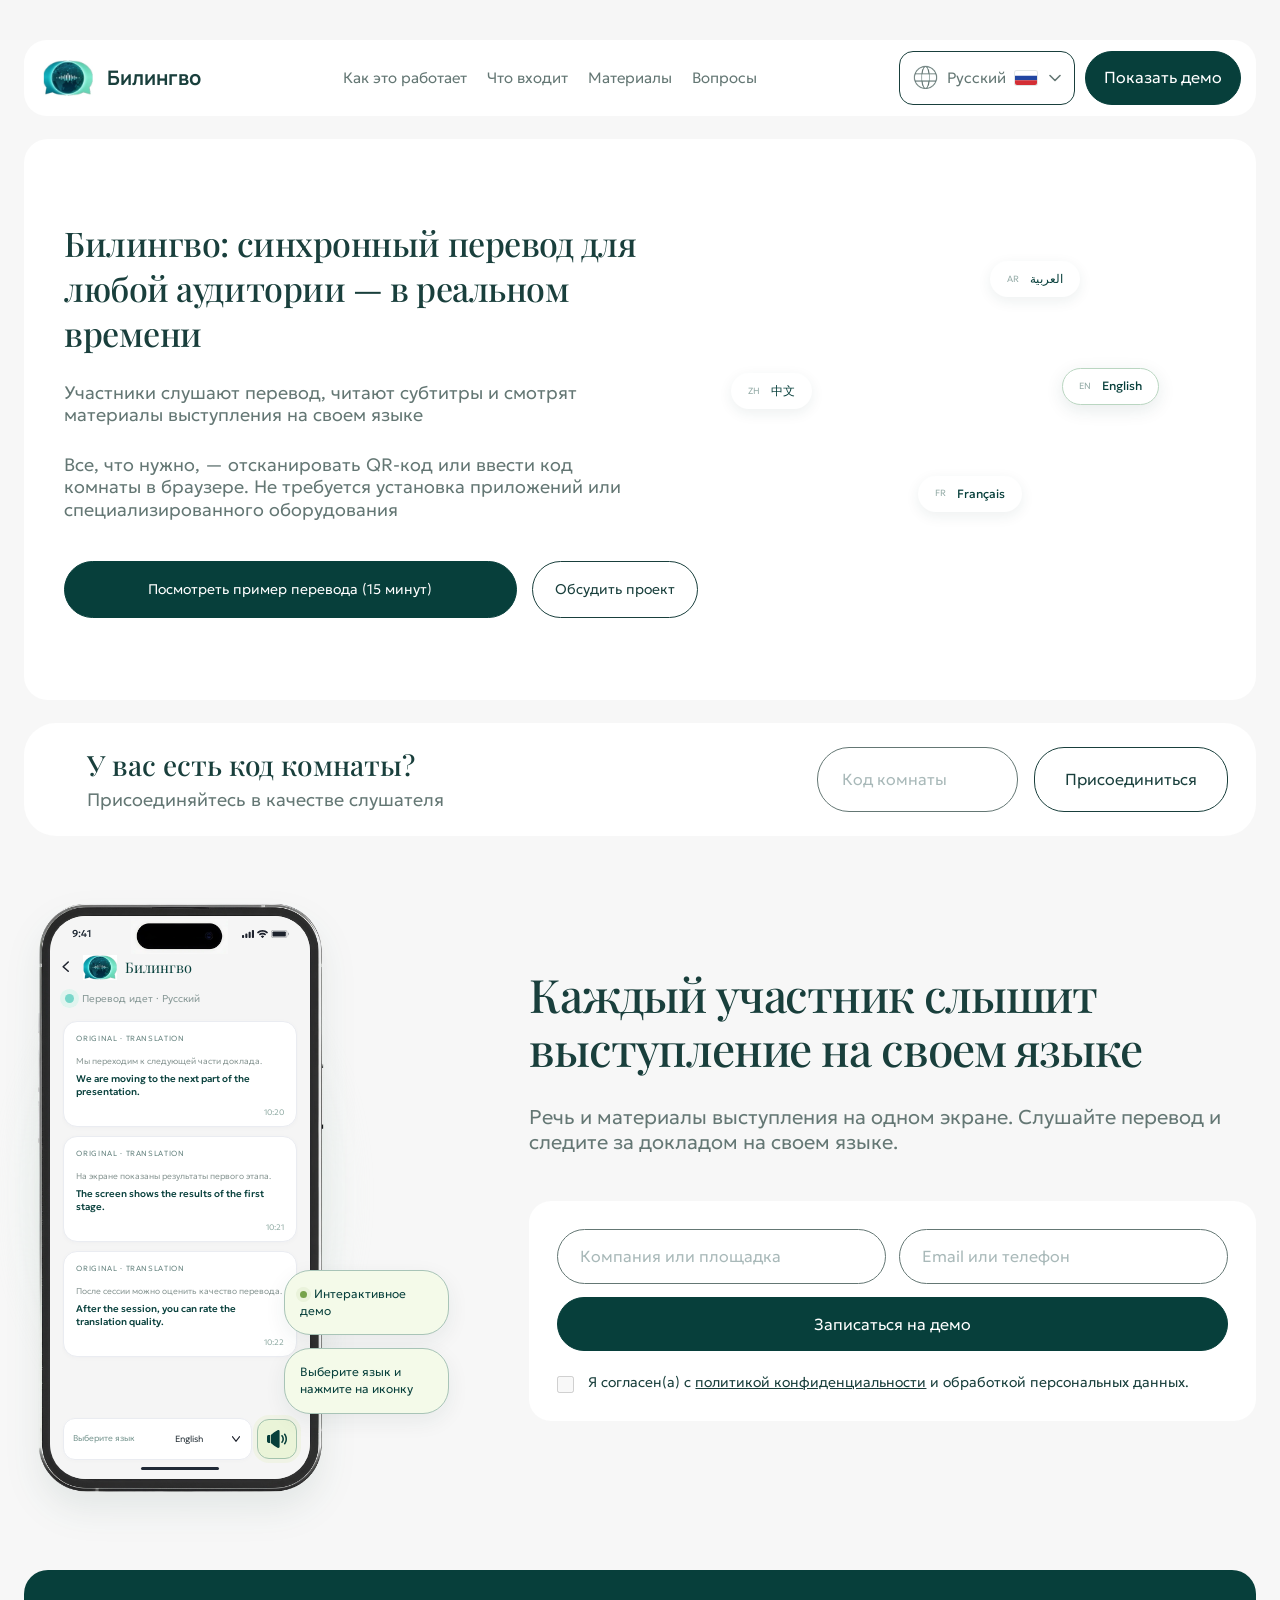
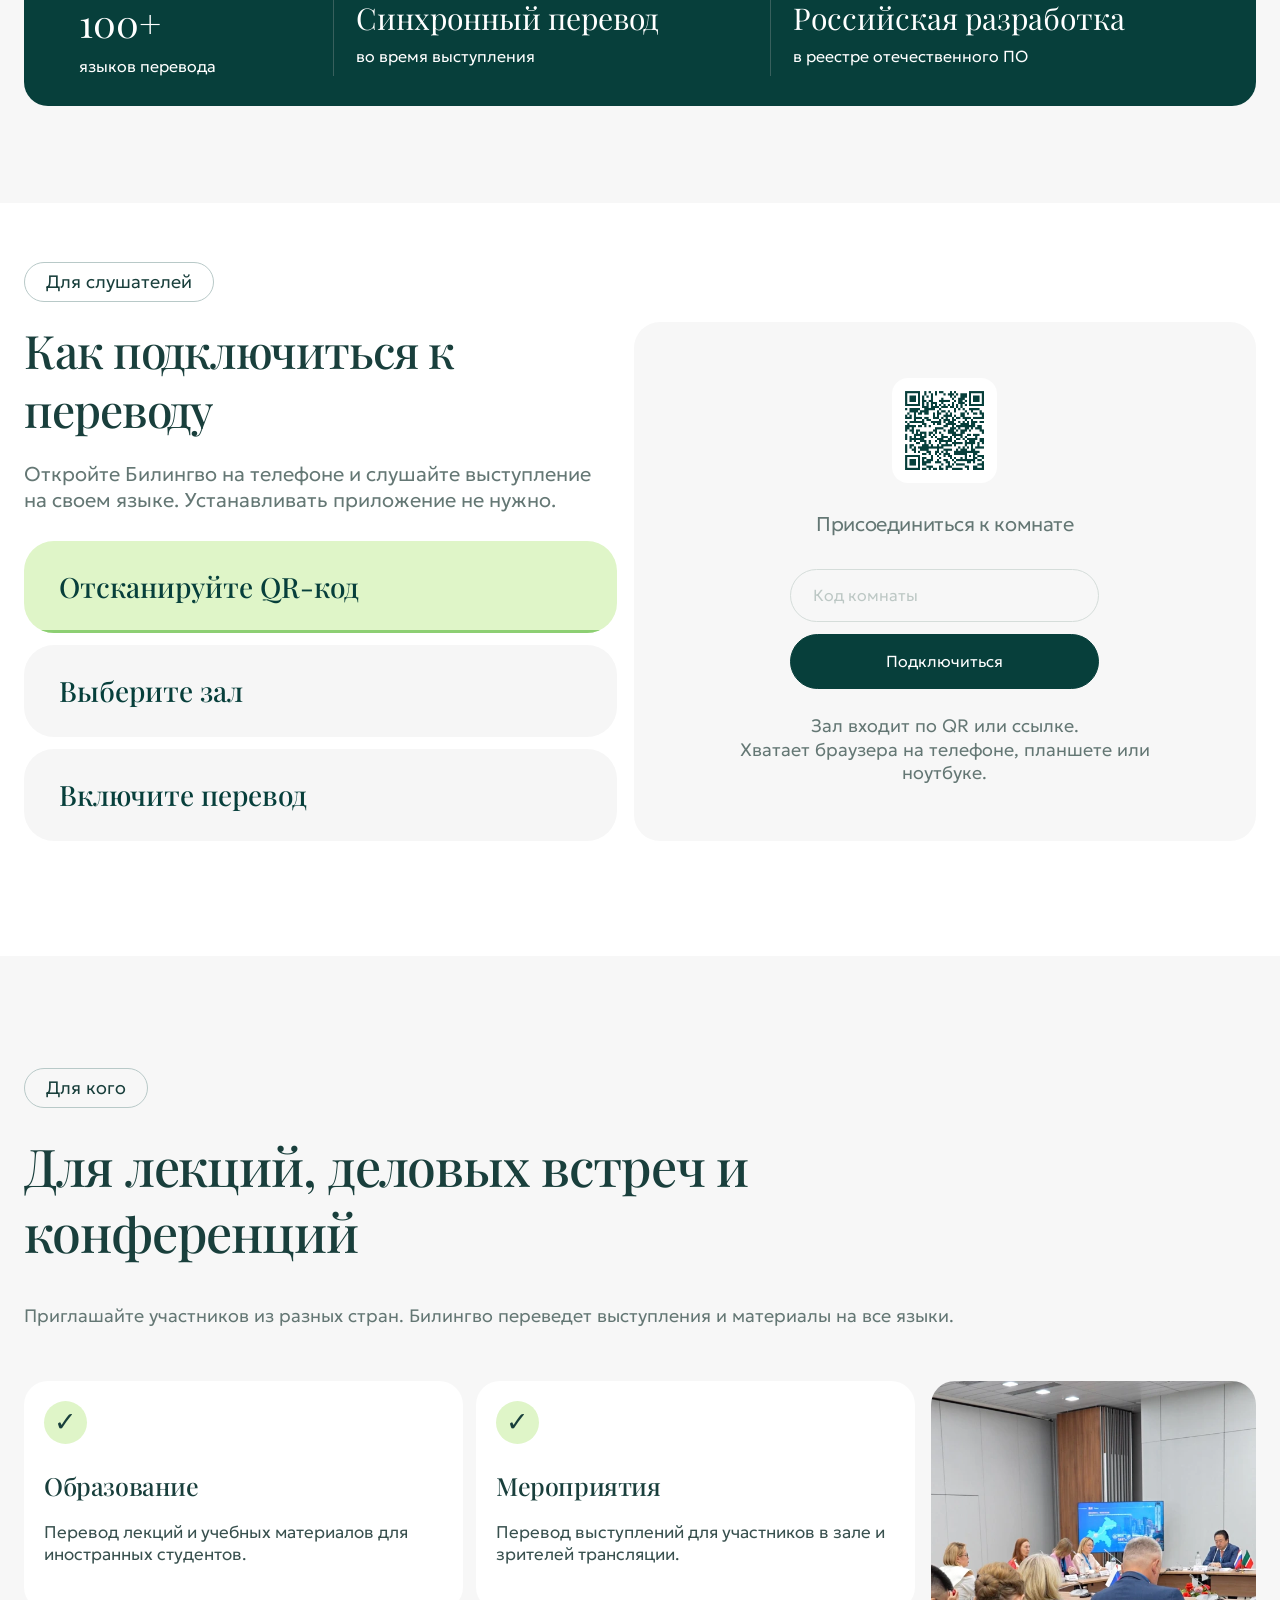
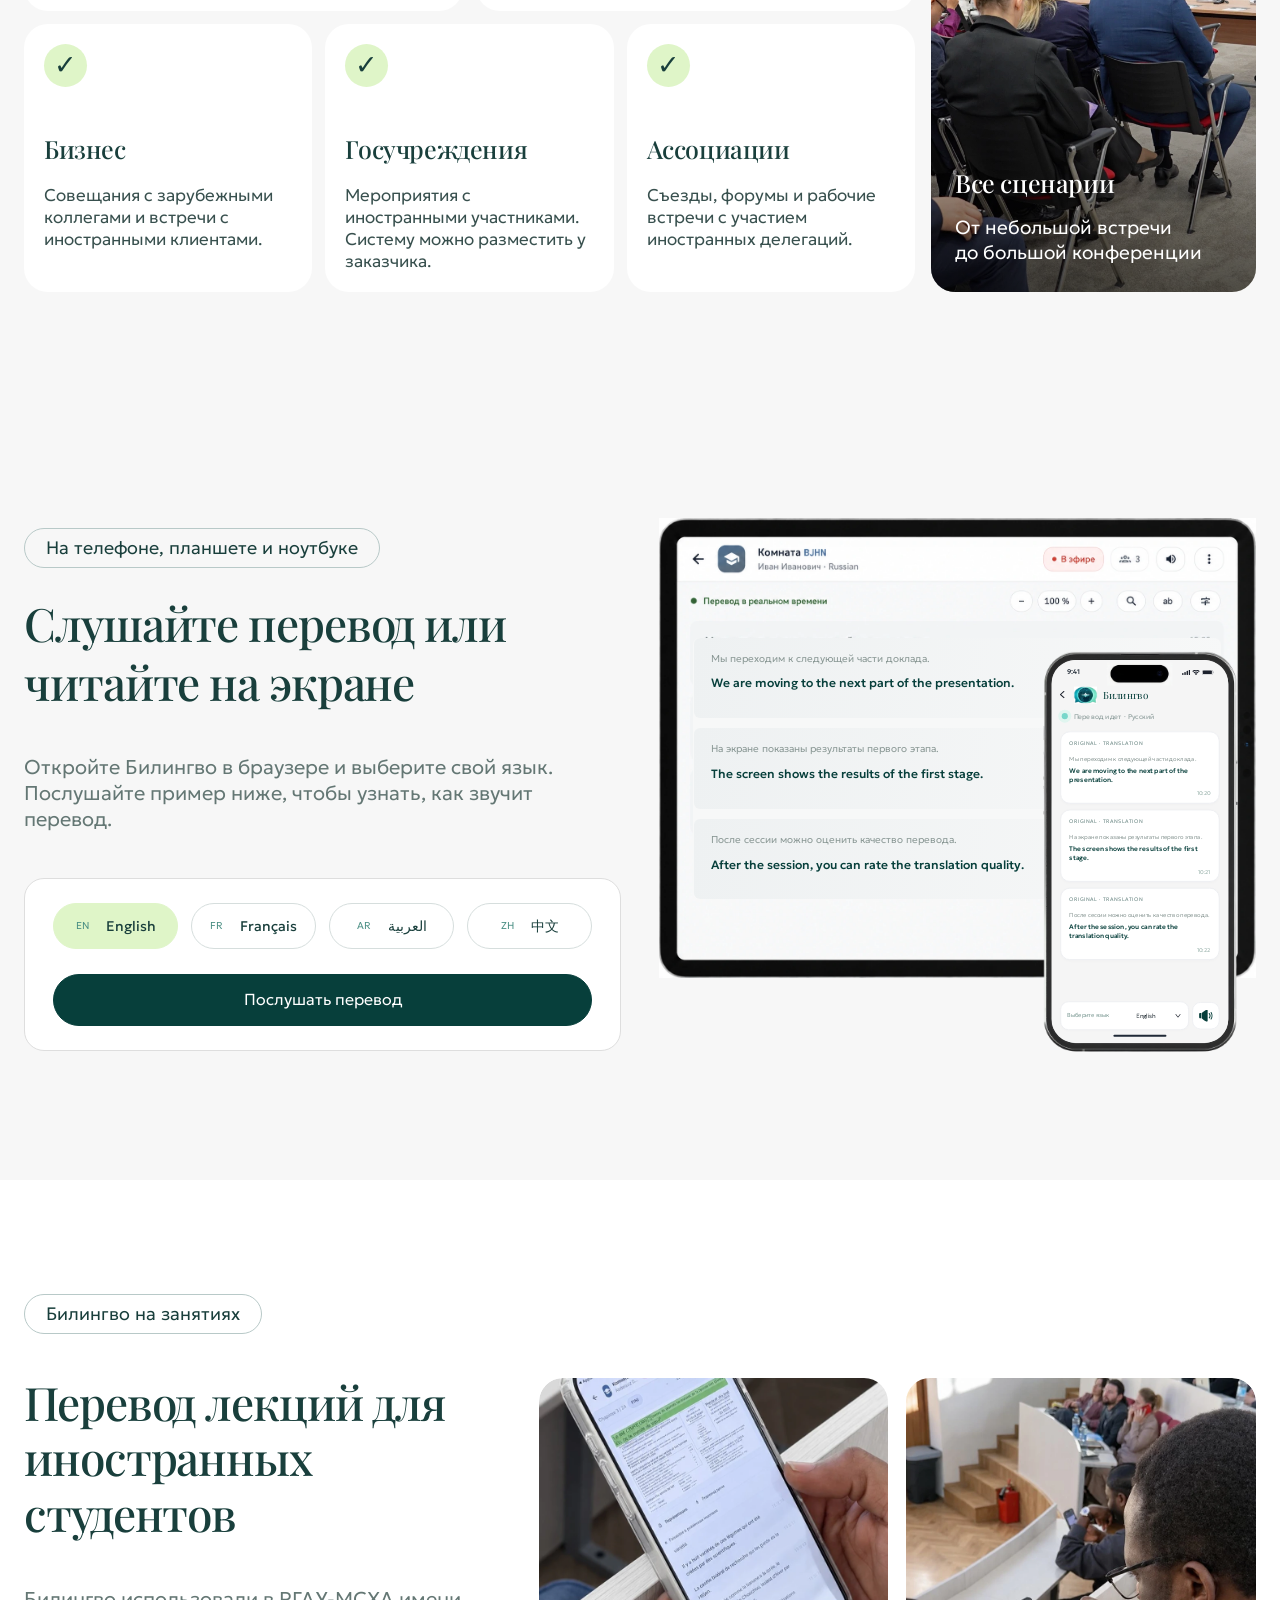
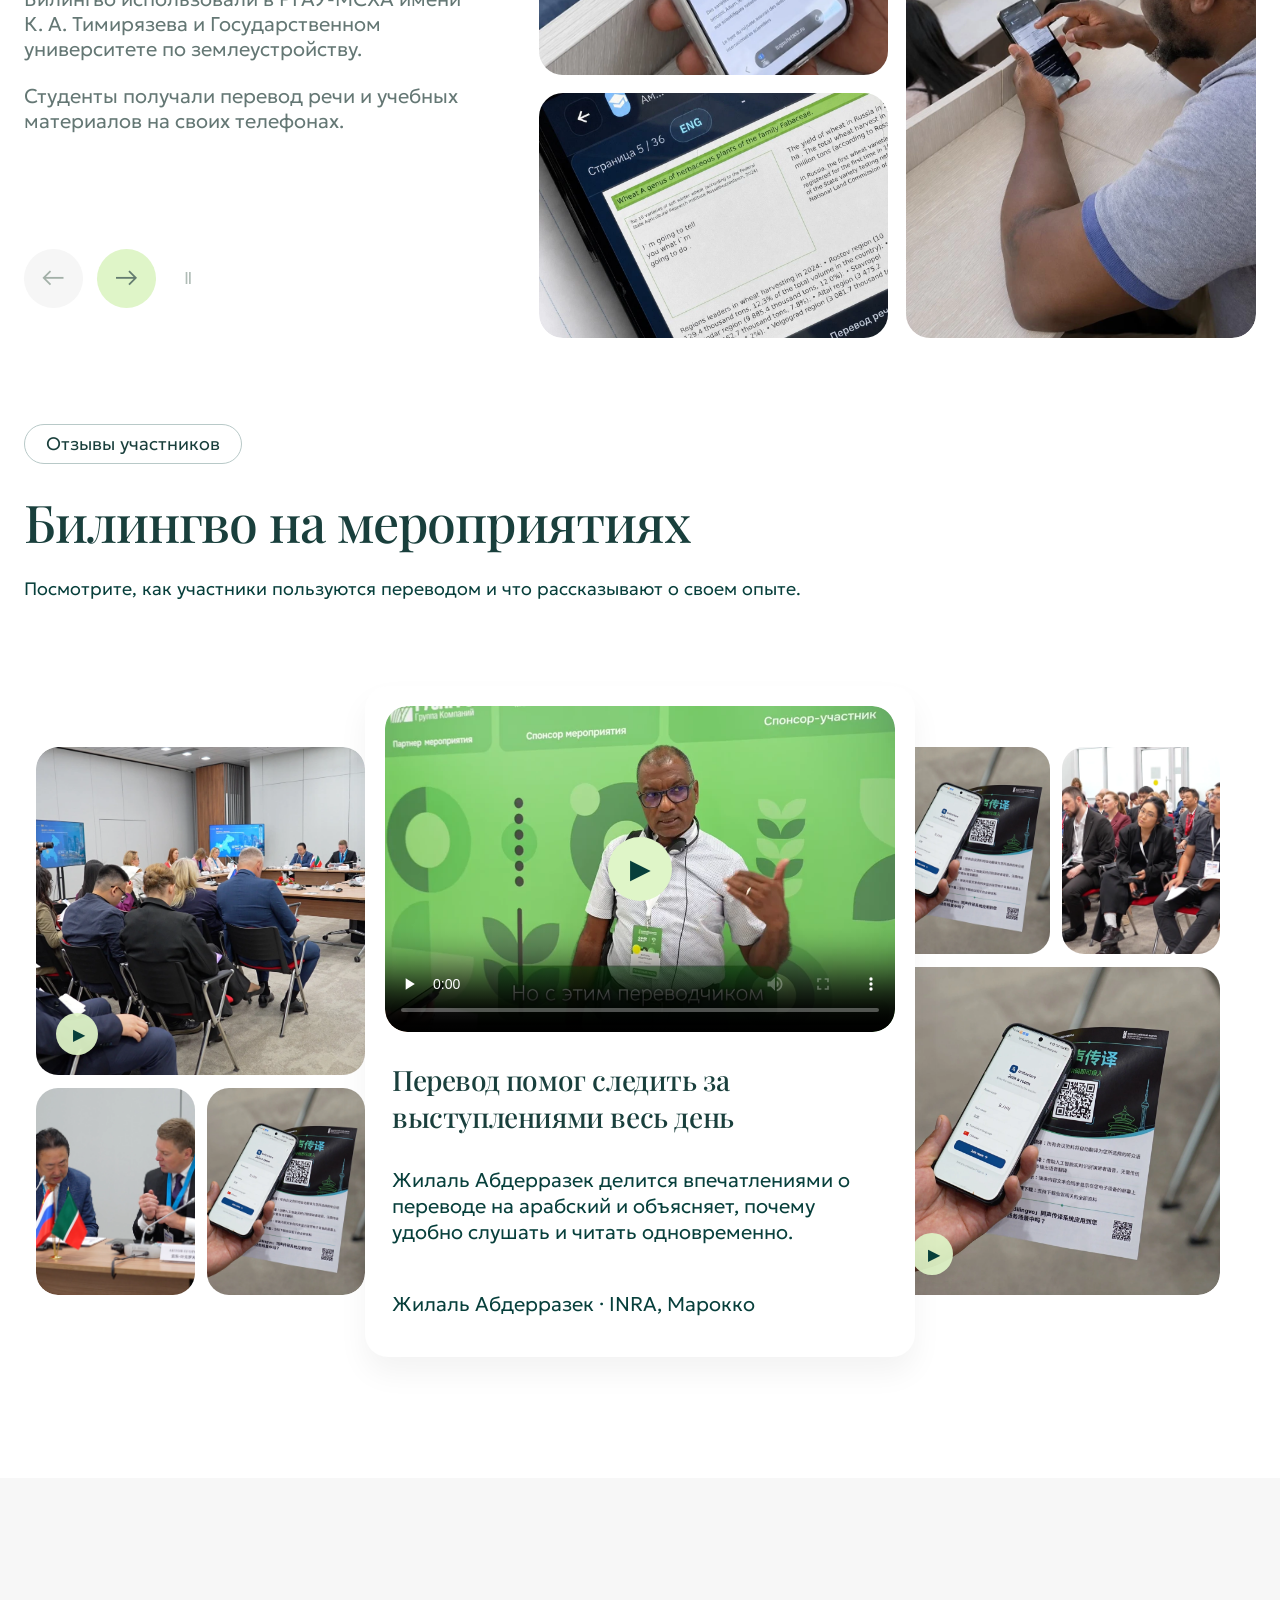
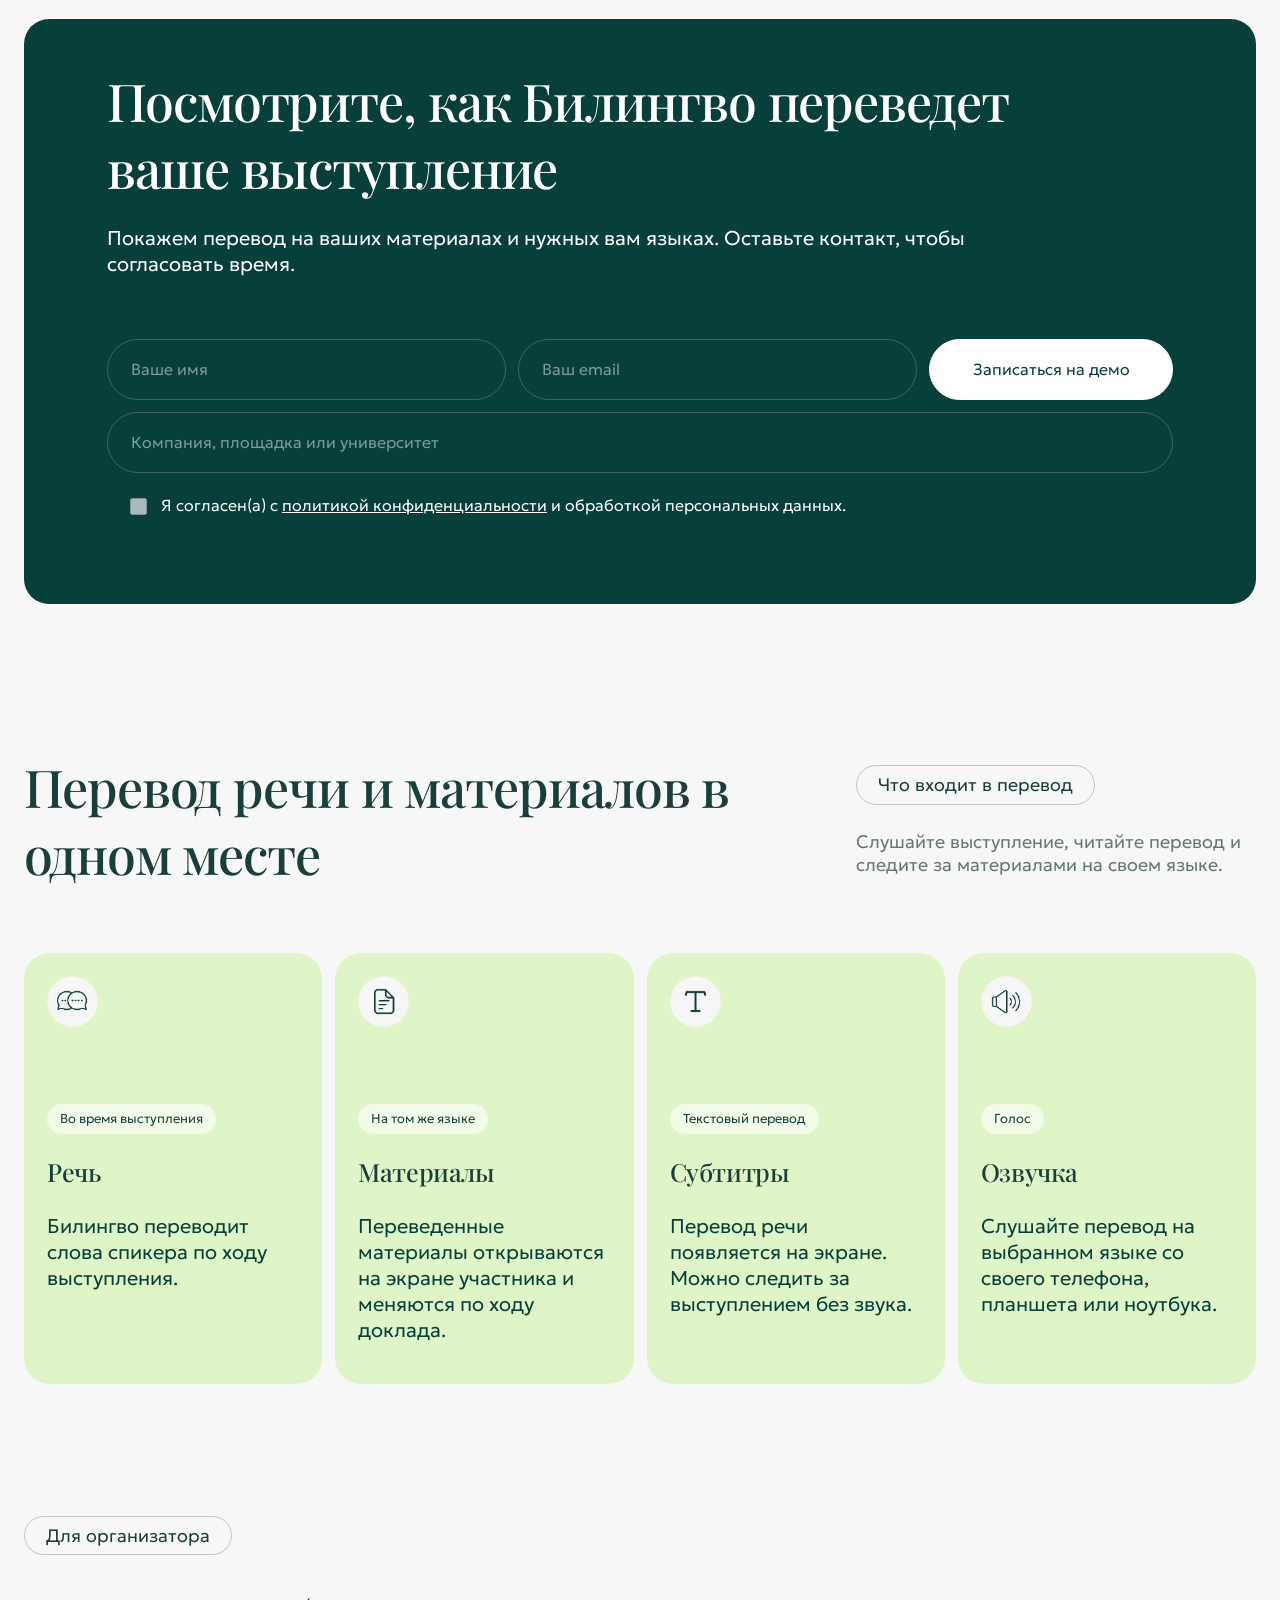
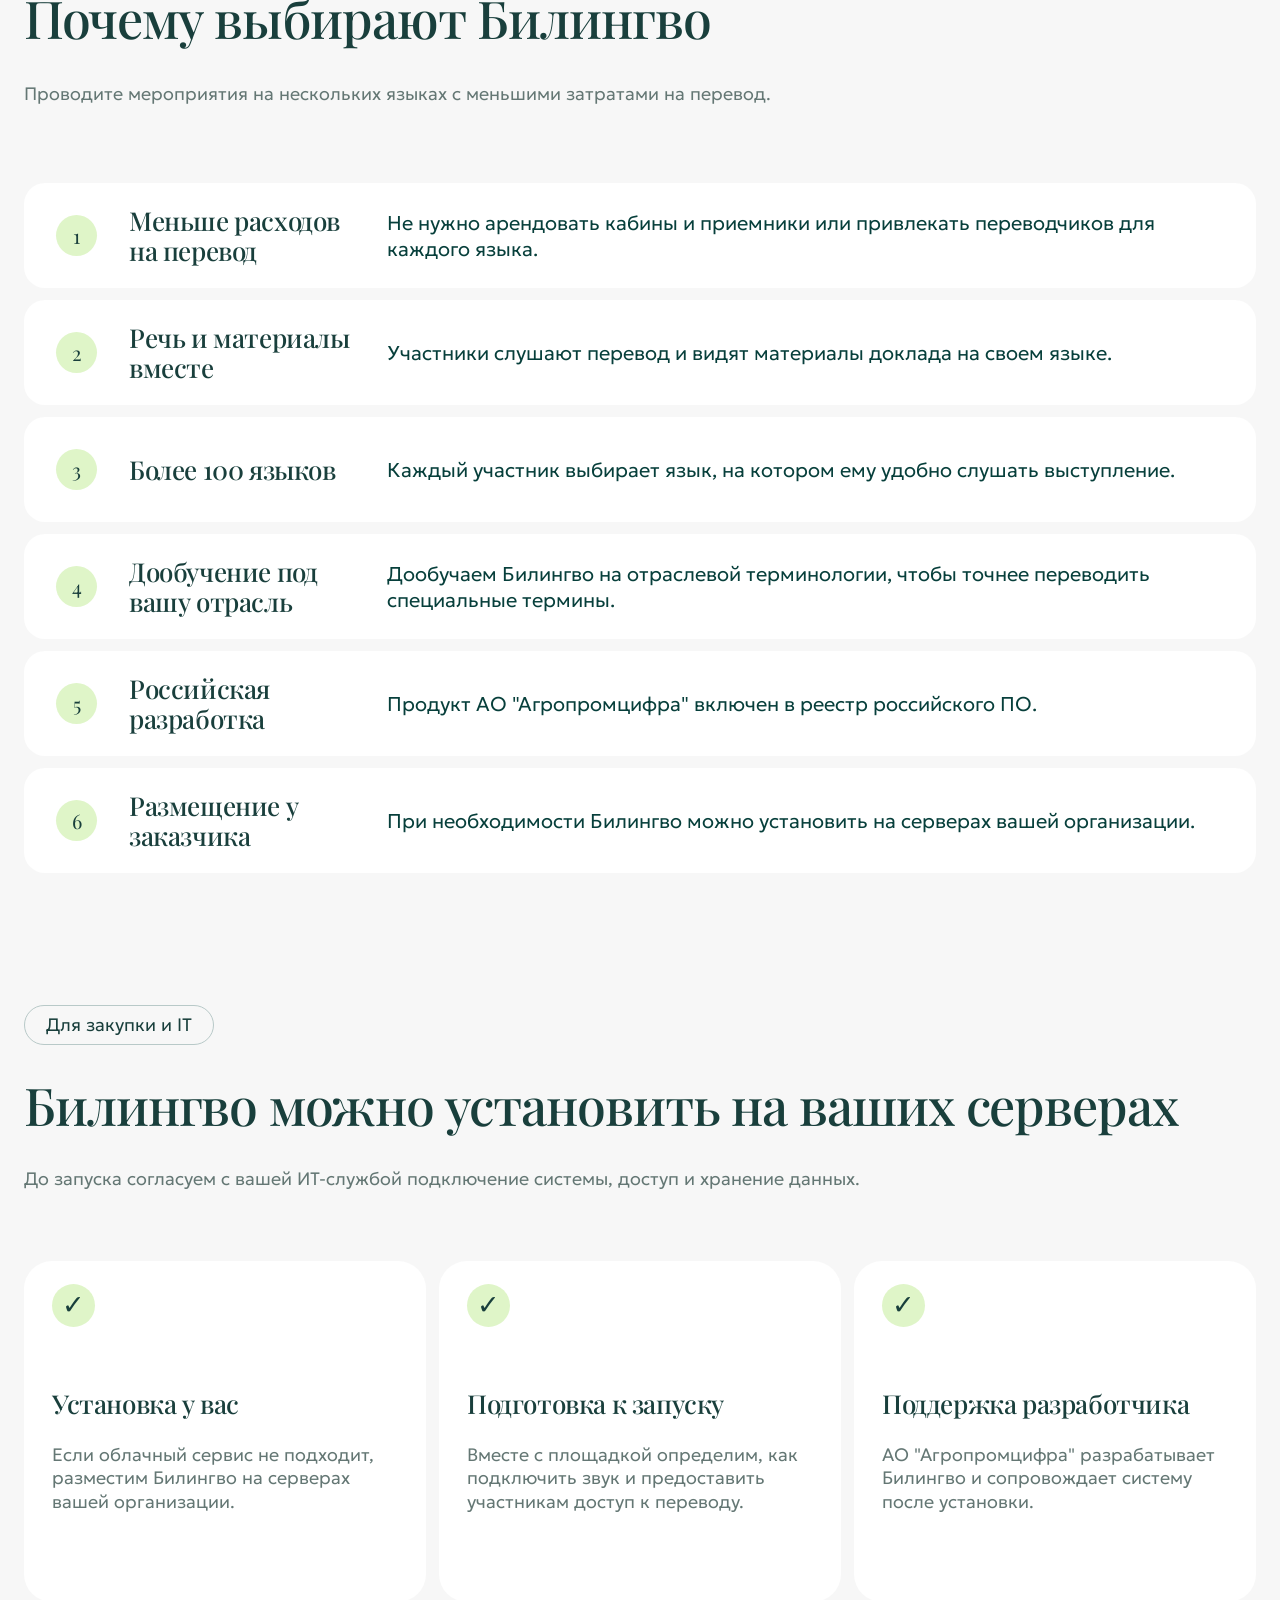
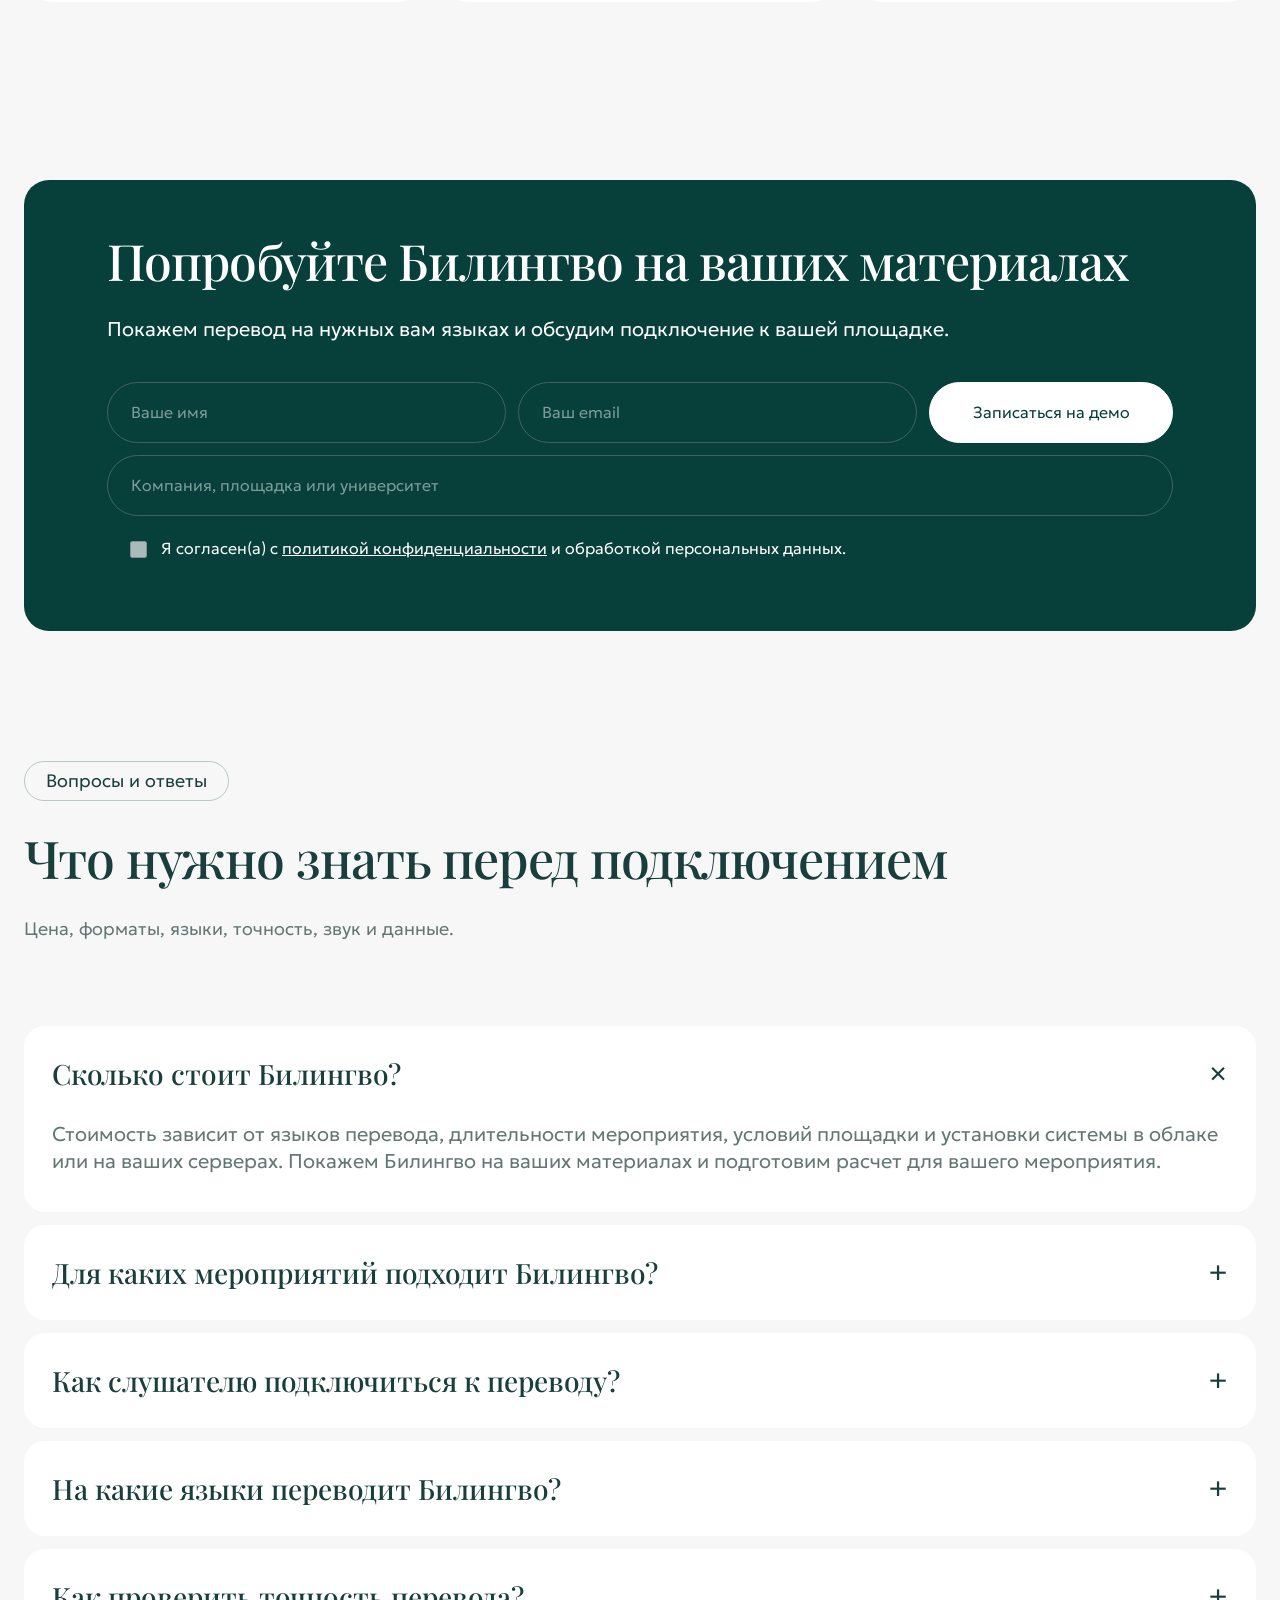
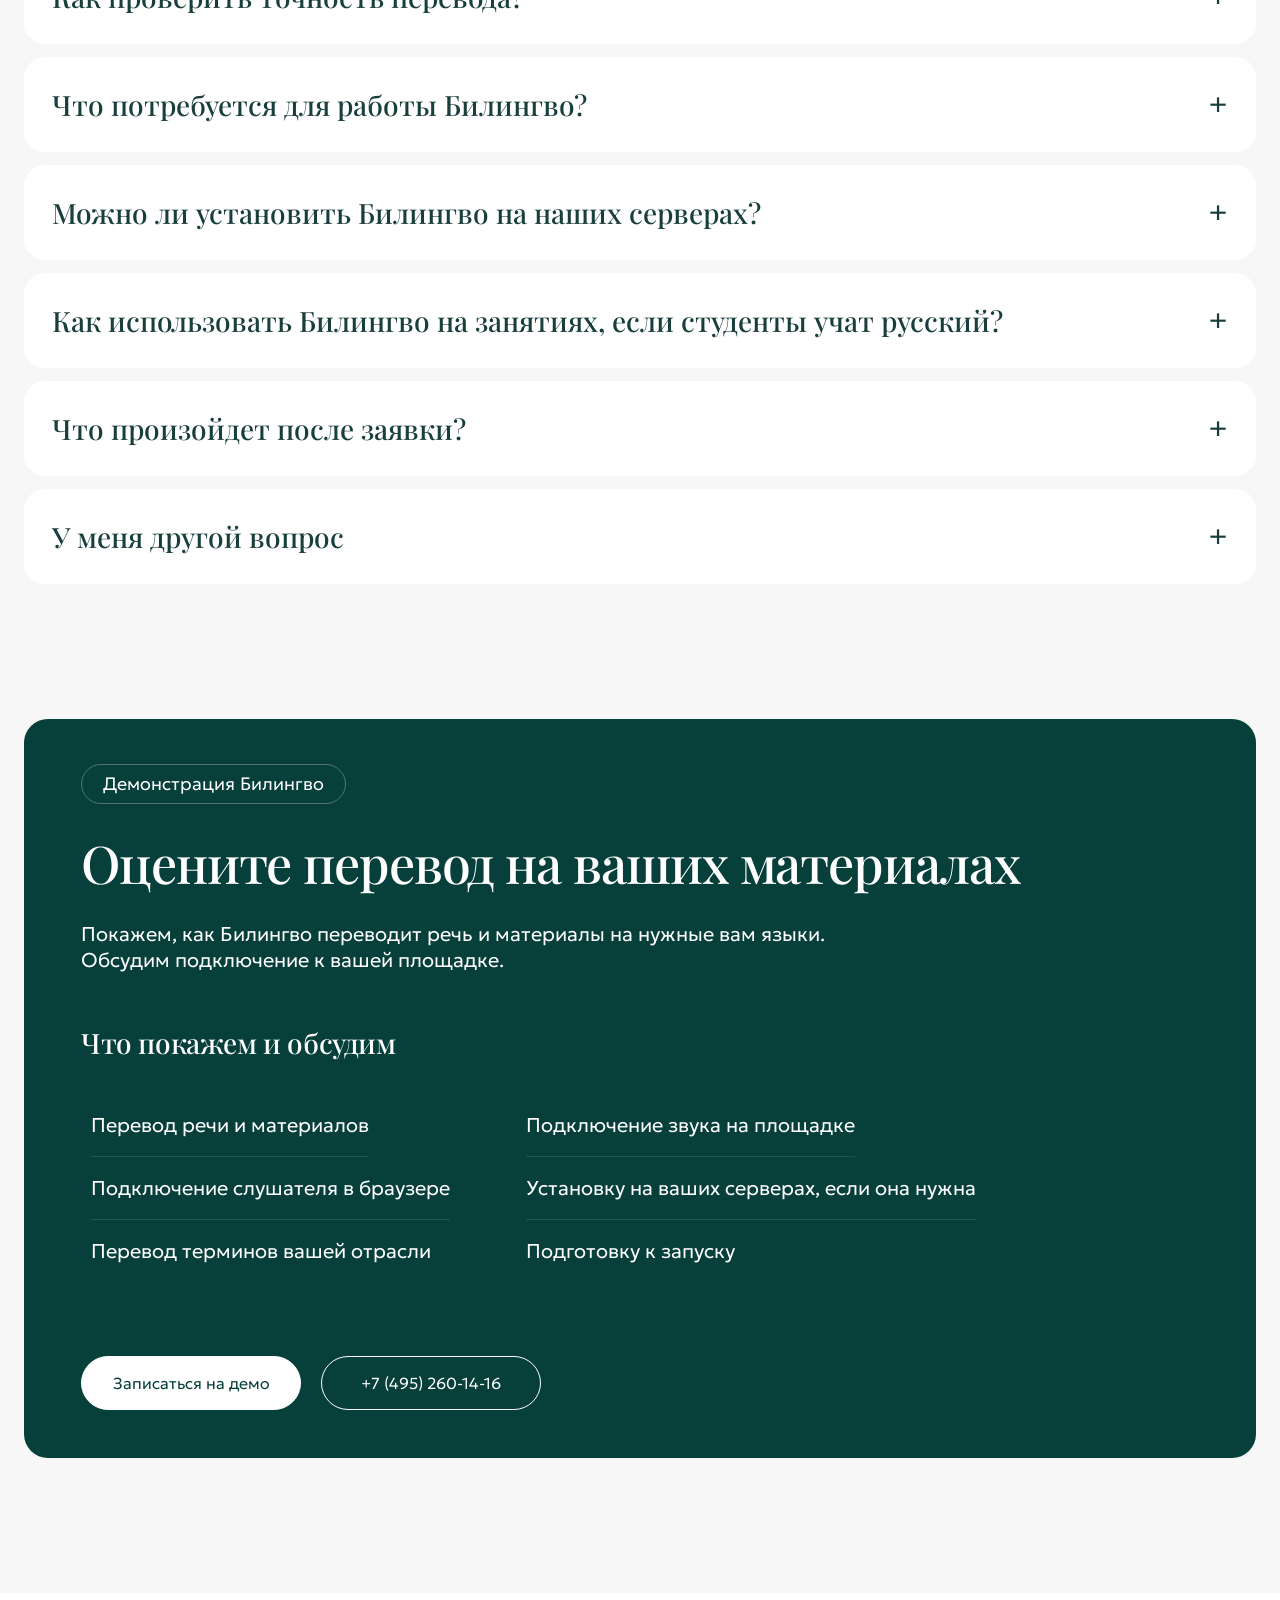
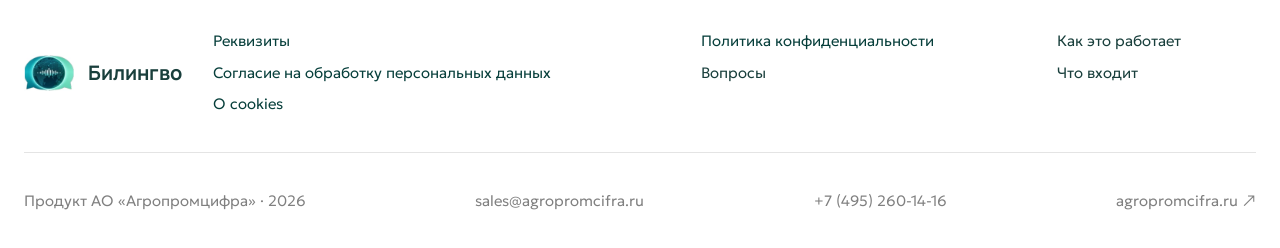
<file: index.html>
<!DOCTYPE html>

<html lang="ru">
<head>
<meta content="default-src 'none'; script-src 'self'; style-src 'self' 'unsafe-inline'; img-src 'self' data:; font-src 'self'; media-src 'self'; connect-src 'self'; object-src 'none'; base-uri 'none'; form-action 'none'; frame-src 'none'" http-equiv="Content-Security-Policy"/><meta content="no-referrer" name="referrer"/><meta charset="utf-8"/>
<meta content="width=device-width, initial-scale=1" name="viewport"/>
<meta content="noindex, nofollow" name="robots"/>
<title>Билингво — синхронный перевод для любой аудитории</title>
<meta content="Билингво: перевод речи, субтитров и материалов выступления на языке каждого участника." name="description"/>
<meta content="#073f3b" name="theme-color"/>
<link href="assets/logo.webp" rel="icon" type="image/webp"/>
<link crossorigin="anonymous" href="assets/fonts.css?v=2026-09-22-sast-v1" integrity="sha384-Shr+6zV4I/X7ZRoTJwyJCp5PmkZXHh3zrxxQofL8cAatyz93Pf4d3wcshjDnfJzW" rel="stylesheet"/>
<link crossorigin="anonymous" href="styles.css?v=2026-09-22-sast-v1" integrity="sha384-S+4EyW0B7pUCn56FViUmf2hhkNbdC+BVC/oU85SRf6cdbN73cJgkUiOp3xp1yOtV" rel="stylesheet"/>
<link crossorigin="anonymous" href="motion.css?v=2026-09-22-sast-v1" integrity="sha384-xDqXv1aQ9IT/XPeFvwAIZ5/fmd7RTXId65ILJJBxAqfe7PDCqn8d48BAMLcz1ykM" rel="stylesheet"/><script crossorigin="anonymous" defer="" integrity="sha384-oTKUFwrvUMSCC2rISzP0TJfWG3xbFYPgKzHqcJAjVlSyM3dhOtYUbCXI+BXEmIWe" referrerpolicy="no-referrer" src="frame-guard.js?v=2026-09-22-sast-v1"></script><script crossorigin="anonymous" defer="" integrity="sha384-7Og5j1ZBu30yR1zvlSvo0RHHPeP0V8BJM6j8iIJlovbi8ayjhIpkSH0dMSh9gYWT" referrerpolicy="no-referrer" src="security.js?v=2026-09-22-sast-v1"></script><script crossorigin="anonymous" defer="" integrity="sha384-UsBkhbQlFTMvVaG3a/2lQ+DawgTWKwKeHAhMQhfdKdxpoGGh96dVyNtmGJWhikpR" referrerpolicy="no-referrer" src="i18n.js?v=2026-09-22-sast-v1"></script><script crossorigin="anonymous" defer="" integrity="sha384-IgAdzp7CgZd8GDxGgWcymamPcLUT8FXqqMW1qDBHZJ/sv2RbGVRVrGbGPIfsjH2t" referrerpolicy="no-referrer" src="consent.js?v=2026-09-22-sast-v1"></script><script crossorigin="anonymous" defer="" integrity="sha384-Js6W7zWQgFh0ufFKT+2sYvsSpcd8spXBeWmbNIgFKS/QII7DenqgCBNoAMsZzSl2" referrerpolicy="no-referrer" src="tilda-forms.js?v=2026-09-22-sast-v1"></script><script crossorigin="anonymous" defer="" integrity="sha384-HPc6pRzqbNVXzs4eqc03tAdih6IfbSJV8+ZicGGI6RFfXXMWhSnoNT9Y/+TblPx+" referrerpolicy="no-referrer" src="app.js?v=2026-09-22-sast-v1"></script><script crossorigin="anonymous" defer="" integrity="sha384-1Cd2Q0YYJ7SHmFIunaSk3DFE5BjGDtaFq0eo0RdjfhXwwdAVYMTlFsrRsh/TLv7E" referrerpolicy="no-referrer" src="globe.js?v=2026-09-22-sast-v1"></script></head>
<body><div data-asset-base="./assets/" id="bilingvo-site" style="display:none!important" translate="no"><aside aria-label="Уведомление о cookie" class="cookie-notice" hidden="" id="bilingvo-cookies" role="region"><p>Мы используем cookies для быстрой и удобной работы сайта.<br/>Продолжая пользоваться сайтом, вы принимаете <a data-cookie-policy-placeholder="" href="#privacy-policy">условия обработки персональных данных.</a></p><button class="button" data-cookie-ok="" type="button">ОК</button></aside>
<header class="site-header wrap">
<a aria-label="Билингво, начало страницы" class="brand" href="#"><img alt="" height="47" src="assets/logo.webp" width="65"/><strong>Билингво</strong></a>
<nav aria-label="Основная навигация"><a href="#bl-how">Как это работает</a><a href="#bl-features">Что входит</a><a href="#bl-materials">Материалы</a><a href="#bl-faq">Вопросы</a></nav>
<div class="header-actions"><div class="site-language"><button aria-controls="bl-site-languages" aria-expanded="false" aria-haspopup="menu" class="language-button outline" type="button"><img alt="" class="globe" height="26" src="assets/icon-language.webp" width="25"/><span data-site-language-name="">Русский</span><img alt="" aria-hidden="true" class="site-language-flag" data-site-language-flag="" height="14" src="assets/flags/ru.svg" width="22"/><svg aria-hidden="true" class="language-chevron" focusable="false" height="8" viewbox="0 0 12 8" width="12"><path d="M1 1.5 6 6.5 11 1.5" fill="none" stroke="currentColor" stroke-linecap="round" stroke-linejoin="round" stroke-width="1.6"></path></svg></button><div class="site-language-menu" hidden="" id="bl-site-languages" role="menu"><button aria-checked="true" data-site-language="ru" dir="ltr" lang="ru" role="menuitemradio" type="button">Русский<img alt="" aria-hidden="true" class="site-language-flag" height="14" src="assets/flags/ru.svg" width="22"/></button><button aria-checked="false" data-site-language="en" dir="ltr" lang="en" role="menuitemradio" type="button">English<img alt="" aria-hidden="true" class="site-language-flag" height="14" src="assets/flags/en.svg" width="22"/></button><button aria-checked="false" data-site-language="fr" dir="ltr" lang="fr" role="menuitemradio" type="button">Français<img alt="" aria-hidden="true" class="site-language-flag" height="14" src="assets/flags/fr.svg" width="22"/></button><button aria-checked="false" data-site-language="es" dir="ltr" lang="es" role="menuitemradio" type="button">Español<img alt="" aria-hidden="true" class="site-language-flag" height="14" src="assets/flags/es.svg" width="22"/></button><button aria-checked="false" data-site-language="zh" dir="ltr" lang="zh" role="menuitemradio" type="button">中文<img alt="" aria-hidden="true" class="site-language-flag" height="14" src="assets/flags/zh.svg" width="22"/></button><button aria-checked="false" data-site-language="ar" dir="ltr" lang="ar" role="menuitemradio" type="button"><span dir="rtl">العربية</span><img alt="" aria-hidden="true" class="site-language-flag" height="14" src="assets/flags/ar.svg" width="22"/></button></div></div><a class="button" data-open="project" href="#bilingvo-project">Показать демо</a></div>
</header>
<main>
<section aria-labelledby="bl-hero-title" class="hero wrap" data-section="hero">
<div class="hero-copy">
<h1 id="bl-hero-title">Билингво: синхронный перевод для любой аудитории — в реальном времени</h1>
<p>Участники слушают перевод, читают субтитры и смотрят материалы выступления на своем языке</p>
<p>Все, что нужно, — отсканировать QR-код или ввести код комнаты в браузере. Не требуется установка приложений или специализированного оборудования</p>
<div class="hero-actions"><a class="button" data-open="sample" href="#bilingvo-sample">Посмотреть пример перевода (15 минут)</a><a class="button outline" data-open="project" href="#bilingvo-project">Обсудить проект</a></div>
</div>
<div aria-label="Интерактивная карта языков перевода" class="globe-demo">
<div aria-label="Карта языков. Перетащите для поворота, клавиши стрелок также вращают карту." class="globe-world" role="img" tabindex="0">
<img alt="Карта мира" class="globe-map" height="460" src="assets/globe-map.svg" width="460"/>
<canvas aria-hidden="true" class="globe-connections" height="920" width="920"></canvas>
<div aria-hidden="true" class="globe-points"></div>
</div>
<button aria-pressed="true" class="globe-language globe-en" data-lang="EN" type="button"><small>EN</small><span>English</span><i aria-hidden="true" class="mini-levels"><b></b><b></b><b></b><b></b><b></b></i></button>
<button aria-pressed="false" class="globe-language globe-ar" data-lang="AR" type="button"><small>AR</small><span lang="ar">العربية</span><i aria-hidden="true" class="mini-levels"><b></b><b></b><b></b><b></b><b></b></i></button>
<button aria-pressed="false" class="globe-language globe-zh" data-lang="ZH" type="button"><small>ZH</small><span lang="zh">中文</span><i aria-hidden="true" class="mini-levels"><b></b><b></b><b></b><b></b><b></b></i></button>
<button aria-pressed="false" class="globe-language globe-fr" data-lang="FR" type="button"><small>FR</small><span>Français</span><i aria-hidden="true" class="mini-levels"><b></b><b></b><b></b><b></b><b></b></i></button>
</div>
</section>
<section aria-label="Подключение слушателя" class="room-strip wrap">
<div><h2>У вас есть код комнаты?</h2><p>Присоединяйтесь в качестве слушателя</p></div>
<form class="room-form" data-kind="room" method="dialog"><fieldset class="bl-form-fields" data-bl-form="" disabled=""><label class="sr-only" for="bl-room-code">Код комнаты</label><input autocomplete="off" id="bl-room-code" maxlength="32" placeholder="Код комнаты" required=""/><button class="button outline" type="submit">Присоединиться</button></fieldset></form>
</section>
<section class="participant wrap" id="bilingvo-interactive">
<div class="phone-stage" id="bilingvo-phone"><div class="phone interactive-phone" data-phone="main">
<img alt="" aria-hidden="true" class="phone-shell" height="2242" src="assets/phone-frame.webp" width="1132"/>
<div class="phone-display">
<div class="phone-status"><time>9:41</time><div><img alt="" height="8" src="assets/cellular.svg" width="12"/><img alt="" height="8" src="assets/wifi.svg" width="11"/><img alt="" height="8" src="assets/battery.svg" width="17"/></div></div>
<div class="phone-brand"><img alt="" class="phone-back" height="17" src="assets/back.svg" width="16"/><img alt="" class="phone-logo" height="25" src="assets/logo.webp" width="35"/><span>Билингво</span></div>
<p class="phone-live"><i aria-hidden="true"></i><span>Перевод идет · Русский</span></p>
<div aria-label="Пример перевода выступления" class="caption-feed"><article class="caption-card" data-caption="0"><small>ORIGINAL · TRANSLATION</small><p class="source-caption" dir="ltr" lang="ru">Мы переходим к следующей части доклада.</p><p class="target-caption" lang="en">We are moving to the next part of the presentation.</p><time>10:20</time></article><article class="caption-card" data-caption="1"><small>ORIGINAL · TRANSLATION</small><p class="source-caption" dir="ltr" lang="ru">На экране показаны результаты первого этапа.</p><p class="target-caption" lang="en">The screen shows the results of the first stage.</p><time>10:21</time></article><article class="caption-card" data-caption="2"><small>ORIGINAL · TRANSLATION</small><p class="source-caption" dir="ltr" lang="ru">После сессии можно оценить качество перевода.</p><p class="target-caption" lang="en">After the session, you can rate the translation quality.</p><time>10:22</time></article></div>
<div class="phone-controls"><label><span>Выберите язык</span><select aria-label="Язык перевода в телефоне" data-language-select=""><option value="EN">English</option><option value="FR">Français</option><option value="AR">العربية</option><option value="ZH">中文</option></select></label><button aria-label="Послушать перевод в телефоне" aria-pressed="false" class="phone-audio" data-audio-toggle="" type="button"><img alt="" height="18" src="assets/speaker.svg" width="20"/><span aria-hidden="true" class="pause-bars"></span></button></div>
<div aria-hidden="true" class="phone-home"></div>
</div><img alt="" aria-hidden="true" class="phone-island" height="126" src="assets/phone-island.webp" width="352"/></div><div class="phone-hints"><button data-phone-hint="language" type="button">Интерактивное демо</button><button data-phone-hint="audio" type="button">Выберите язык и<br/>нажмите на иконку</button></div></div>
<div class="participant-copy"><h2>Каждый участник слышит выступление на своем языке</h2><p>Речь и материалы выступления на одном экране. Слушайте перевод и следите за докладом на своем языке.</p>
<form class="compact-form" data-lead-form="project" method="dialog"><fieldset class="bl-form-fields" data-bl-form="" disabled=""><div class="compact-fields"><label class="sr-only" for="bl-company-top">Компания или площадка</label><input id="bl-company-top" maxlength="200" name="company" placeholder="Компания или площадка" required=""/><label class="sr-only" for="bl-contact-top">Email или телефон</label><input id="bl-contact-top" maxlength="120" name="contact" placeholder="Email или телефон" required=""/><button class="button" type="submit">Записаться на демо</button></div><label class="consent"><input name="consent" required="" type="checkbox" value="accepted"/><span>Я согласен(а) с <button class="text-link" data-legal="privacy" type="button">политикой конфиденциальности</button> и обработкой персональных данных.</span></label></fieldset></form>
</div>
</section>
<div class="proof-strip wrap"><div><strong>100+</strong><span>языков перевода</span></div><div><strong>Синхронный перевод</strong><span>во время выступления</span></div><div><strong>Российская разработка</strong><span>в реестре отечественного ПО</span></div></div>
<section class="how white-section" data-section="how" id="bl-how"><div class="wrap two-columns"><div><span class="eyebrow">Для слушателей</span><h2>Как подключиться к переводу</h2><p>Откройте Билингво на телефоне и слушайте выступление на своем языке. Устанавливать приложение не нужно.</p><div aria-label="Как подключиться к переводу" class="steps" role="tablist"><button aria-controls="bl-how-panel" aria-selected="true" data-how="0" id="bl-how-tab-0" role="tab" type="button">Отсканируйте QR-код</button><button aria-controls="bl-how-panel" aria-selected="false" data-how="1" id="bl-how-tab-1" role="tab" tabindex="-1" type="button">Выберите зал</button><button aria-controls="bl-how-panel" aria-selected="false" data-how="2" id="bl-how-tab-2" role="tab" tabindex="-1" type="button">Включите перевод</button></div></div>
<div aria-labelledby="bl-how-tab-0" class="how-panel" id="bl-how-panel" role="tabpanel"><div class="how-screen" data-how-screen="0"><img alt="QR-код для открытия демонстрации Билингво" class="demo-qr" height="129" src="assets/demo-qr.png" width="129"/><h3>Присоединиться к комнате</h3><div class="room-code-example">Код комнаты</div><button class="button" data-how-next="1" type="button">Подключиться</button><p>Зал входит по QR или ссылке.<br/>Хватает браузера на телефоне, планшете или ноутбуке.</p></div>
<div class="how-screen" data-how-screen="1" hidden=""><span class="how-step-number">02</span><h3>Выберите зал</h3><p>Откройте комнату нужного выступления.</p><button class="hall-option" data-how-next="2" type="button"><span><b>Главный зал</b><small>Пример выступления</small></span><span aria-hidden="true">→</span></button><button class="hall-option" data-how-next="2" type="button"><span><b>Лекционный зал</b><small>Пример занятия</small></span><span aria-hidden="true">→</span></button></div>
<div class="how-screen" data-how-screen="2" hidden=""><span class="how-step-number">03</span><h3>Включите перевод</h3><p>Выберите язык и послушайте пример.</p><div class="how-languages"><button aria-pressed="true" data-lang="EN" type="button">English</button><button aria-pressed="false" data-lang="FR" type="button">Français</button><button aria-pressed="false" data-lang="AR" type="button">العربية</button><button aria-pressed="false" data-lang="ZH" type="button">中文</button></div><button aria-pressed="false" class="button how-play" data-audio-toggle="" type="button"><span data-audio-label="">Послушать перевод</span></button><p class="demo-note">Демонстрация интерфейса</p></div></div></div></section>
<section class="audiences wrap"><span class="eyebrow">Для кого</span><h2>Для лекций, деловых встреч и конференций</h2><p>Приглашайте участников из разных стран. Билингво переведет выступления и материалы на все языки.</p>
<div class="audience-grid"><div class="audience-cards"><article><span class="check">✓</span><h3>Образование</h3><p>Перевод лекций и учебных материалов для иностранных студентов.</p></article><article><span class="check">✓</span><h3>Мероприятия</h3><p>Перевод выступлений для участников в зале и зрителей трансляции.</p></article><article><span class="check">✓</span><h3>Бизнес</h3><p>Совещания с зарубежными коллегами и встречи с иностранными клиентами.</p></article><article><span class="check">✓</span><h3>Госучреждения</h3><p>Мероприятия с иностранными участниками. Систему можно разместить у заказчика.</p></article><article><span class="check">✓</span><h3>Ассоциации</h3><p>Съезды, форумы и рабочие встречи с участием иностранных делегаций.</p></article></div><figure class="audience-photo-card"><img alt="Участники международной конференции" height="900" loading="lazy" src="assets/event-hall.webp" width="540"/><figcaption><h3>Все сценарии</h3><p>От небольшой встречи<br/>до большой конференции</p></figcaption></figure></div>
</section>
<section class="devices wrap two-columns" id="bilingvo-listen"><div><span class="eyebrow">На телефоне, планшете и ноутбуке</span><h2>Слушайте перевод или читайте на экране</h2><p>Откройте Билингво в браузере и выберите свой язык. Послушайте пример ниже, чтобы узнать, как звучит перевод.</p><div aria-label="Послушайте перевод на выбранном языке" class="language-demo"><div class="language-options"><button aria-pressed="true" data-lang="EN" type="button"><small>EN</small> English</button><button aria-pressed="false" data-lang="FR" type="button"><small>FR</small> Français</button><button aria-pressed="false" data-lang="AR" type="button"><small>AR</small> العربية</button><button aria-pressed="false" data-lang="ZH" type="button"><small>ZH</small> 中文</button></div><button aria-pressed="false" class="button" data-audio-toggle="" type="button"><span data-audio-label="">Послушать перевод</span><span aria-hidden="true" class="playback-levels"><i></i><i></i><i></i><i></i></span></button><p aria-live="polite" class="audio-status" role="status"></p></div></div><div class="devices-stage"><div class="tablet"><img alt="Перевод на планшете" height="1100" loading="lazy" src="assets/tablet-frame.webp" width="1429"/><div class="tablet-captions"><article class="caption-card" data-caption="0"><small>ORIGINAL · TRANSLATION</small><p class="source-caption" dir="ltr" lang="ru">Мы переходим к следующей части доклада.</p><p class="target-caption" lang="en">We are moving to the next part of the presentation.</p><time>10:20</time></article><article class="caption-card" data-caption="1"><small>ORIGINAL · TRANSLATION</small><p class="source-caption" dir="ltr" lang="ru">На экране показаны результаты первого этапа.</p><p class="target-caption" lang="en">The screen shows the results of the first stage.</p><time>10:21</time></article><article class="caption-card" data-caption="2"><small>ORIGINAL · TRANSLATION</small><p class="source-caption" dir="ltr" lang="ru">После сессии можно оценить качество перевода.</p><p class="target-caption" lang="en">After the session, you can rate the translation quality.</p><time>10:22</time></article></div></div><div class="phone interactive-phone" data-phone="small">
<img alt="" aria-hidden="true" class="phone-shell" height="2242" src="assets/phone-frame.webp" width="1132"/>
<div class="phone-display">
<div class="phone-status"><time>9:41</time><div><img alt="" height="8" src="assets/cellular.svg" width="12"/><img alt="" height="8" src="assets/wifi.svg" width="11"/><img alt="" height="8" src="assets/battery.svg" width="17"/></div></div>
<div class="phone-brand"><img alt="" class="phone-back" height="17" src="assets/back.svg" width="16"/><img alt="" class="phone-logo" height="25" src="assets/logo.webp" width="35"/><span>Билингво</span></div>
<p class="phone-live"><i aria-hidden="true"></i><span>Перевод идет · Русский</span></p>
<div aria-label="Пример перевода выступления" class="caption-feed"><article class="caption-card" data-caption="0"><small>ORIGINAL · TRANSLATION</small><p class="source-caption" dir="ltr" lang="ru">Мы переходим к следующей части доклада.</p><p class="target-caption" lang="en">We are moving to the next part of the presentation.</p><time>10:20</time></article><article class="caption-card" data-caption="1"><small>ORIGINAL · TRANSLATION</small><p class="source-caption" dir="ltr" lang="ru">На экране показаны результаты первого этапа.</p><p class="target-caption" lang="en">The screen shows the results of the first stage.</p><time>10:21</time></article><article class="caption-card" data-caption="2"><small>ORIGINAL · TRANSLATION</small><p class="source-caption" dir="ltr" lang="ru">После сессии можно оценить качество перевода.</p><p class="target-caption" lang="en">After the session, you can rate the translation quality.</p><time>10:22</time></article></div>
<div class="phone-controls"><label><span>Выберите язык</span><select aria-label="Язык перевода в телефоне" data-language-select=""><option value="EN">English</option><option value="FR">Français</option><option value="AR">العربية</option><option value="ZH">中文</option></select></label><button aria-label="Послушать перевод в телефоне" aria-pressed="false" class="phone-audio" data-audio-toggle="" type="button"><img alt="" height="18" src="assets/speaker.svg" width="20"/><span aria-hidden="true" class="pause-bars"></span></button></div>
<div aria-hidden="true" class="phone-home"></div>
</div><img alt="" aria-hidden="true" class="phone-island" height="126" src="assets/phone-island.webp" width="352"/></div></div></section>
<div class="white-section evidence-section">
<section class="universities wrap" id="bl-materials"><div><span class="eyebrow">Билингво на занятиях</span><h2>Перевод лекций для иностранных студентов</h2><p>Билингво использовали в РГАУ-МСХА имени К. А. Тимирязева и Государственном университете по землеустройству.</p><p>Студенты получали перевод речи и учебных материалов на своих телефонах.</p><div class="gallery-controls"><button aria-label="Предыдущие фотографии" data-gallery-prev="" type="button">←</button><button aria-label="Следующие фотографии" data-gallery-next="" type="button">→</button><button aria-label="Приостановить автопрокрутку фотографий" aria-pressed="false" class="gallery-pause" data-gallery-pause="" type="button">Ⅱ</button></div></div><div aria-label="Билингво на занятиях" aria-roledescription="карусель" class="photo-carousel"><div class="photo-track"><div aria-label="1 из 3" aria-roledescription="слайд" class="photo-slide" role="group"><div><img alt="Перевод учебных материалов на телефоне" height="320" loading="lazy" src="assets/lecture-phone.webp" width="370"/><img alt="Перевод материалов лекции на английский" height="264" loading="lazy" src="assets/lecture-material.webp" width="370"/></div><img alt="Студент слушает перевод лекции" height="602" loading="lazy" src="assets/lecture-student.webp" width="370"/></div><div aria-label="2 из 3" aria-roledescription="слайд" class="photo-slide" role="group"><img alt="Билингво в лекционной аудитории" height="602" loading="lazy" src="assets/lecture-student.webp" width="370"/><div><img alt="Учебные материалы на языке студента" height="320" loading="lazy" src="assets/lecture-material.webp" width="370"/><img alt="Материалы на личном телефоне" height="264" loading="lazy" src="assets/lecture-phone.webp" width="370"/></div></div><div aria-label="3 из 3" aria-roledescription="слайд" class="photo-slide" role="group"><img alt="Текст перевода крупным планом" height="602" loading="lazy" src="assets/lecture-phone.webp" width="370"/><div><img alt="Перевод выступления во время занятия" height="320" loading="lazy" src="assets/lecture-student.webp" width="370"/><img alt="Перевод учебных материалов" height="264" loading="lazy" src="assets/lecture-material.webp" width="370"/></div></div></div></div></section>
<section class="reviews wrap" id="bilingvo-reviews"><span class="eyebrow">Отзывы участников</span><h2>Билингво на мероприятиях</h2><p>Посмотрите, как участники пользуются переводом и что рассказывают о своем опыте.</p><div class="review-collage"><div class="review-side review-left"><button aria-label="Смотреть видео Билингво на мероприятии" class="event-video-tile" data-open-video="event" type="button"><img alt="Международная конференция" height="330" loading="lazy" src="assets/event-hall.webp" width="387"/><span aria-hidden="true" class="small-video-play">▶</span></button><div class="review-small-photos"><img alt="Обсуждение с участником конференции" height="210" loading="lazy" src="assets/event-interview.webp" width="200"/><img alt="Подключение на телефоне" height="210" loading="lazy" src="assets/event-qr.webp" width="180"/></div></div><article class="review-card"><div class="review-cover"><video aria-label="Видеоотзыв Жиляля Абдерразека" controls="" id="bl-review-video" playsinline="" poster="assets/jilal-poster.webp" preload="none"><source src="assets/video/jilal.mp4" type="video/mp4"/></video><button aria-label="Смотреть видеоотзыв Жиляля Абдерразека" class="video-play" data-play-video="bl-review-video" type="button"><span aria-hidden="true">▶</span></button></div><div class="review-copy"><h3>Перевод помог следить за выступлениями весь день</h3><p>Жилаль Абдерразек делится впечатлениями о переводе на арабский и объясняет, почему удобно слушать и читать одновременно.</p><p>Жилаль Абдерразек · INRA, Марокко</p></div></article><div class="review-side review-right"><div class="review-small-photos"><img alt="Вход в комнату перевода" height="210" loading="lazy" src="assets/event-qr.webp" width="170"/><img alt="Участники международного мероприятия" height="210" loading="lazy" src="assets/event-audience.webp" width="190"/></div><button aria-label="Посмотреть работу Билингво на площадке" class="event-video-tile" data-open-video="event" type="button"><img alt="Подключение участника по QR-коду" height="330" loading="lazy" src="assets/event-qr.webp" width="354"/><span aria-hidden="true" class="small-video-play">▶</span></button></div></div></section>
</div>
<section class="demo-panel wrap" id="bl-demo"><h2>Посмотрите, как Билингво переведет ваше выступление</h2><p>Покажем перевод на ваших материалах и нужных вам языках. Оставьте контакт, чтобы согласовать время.</p><form data-lead-form="project" method="dialog"><fieldset class="bl-form-fields" data-bl-form="" disabled=""><div class="demo-fields"><label class="sr-only" for="bl-name-one">Ваше имя</label><input autocomplete="name" id="bl-name-one" maxlength="100" name="name" placeholder="Ваше имя" required=""/><label class="sr-only" for="bl-email-one">Ваш email</label><input autocomplete="email" id="bl-email-one" maxlength="254" name="email" placeholder="Ваш email" required="" type="email"/><button class="button light" type="submit">Записаться на демо</button><label class="sr-only" for="bl-company-one">Компания, площадка или университет</label><input class="full-width" id="bl-company-one" maxlength="200" name="company" placeholder="Компания, площадка или университет"/></div><label class="consent"><input name="consent" required="" type="checkbox" value="accepted"/><span>Я согласен(а) с <button class="text-link" data-legal="privacy" type="button">политикой конфиденциальности</button> и обработкой персональных данных.</span></label></fieldset></form></section>
<section class="features wrap" id="bl-features"><div class="features-heading"><h2>Перевод речи и материалов в одном месте</h2><div><span class="eyebrow">Что входит в перевод</span><p>Слушайте выступление, читайте перевод и следите за материалами на своем языке.</p></div></div><div class="feature-grid"><article><img alt="" class="feature-icon" height="51" src="assets/icon-speech.webp" width="51"/><span class="feature-tag">Во время выступления</span><h3>Речь</h3><p>Билингво переводит слова спикера по ходу выступления.</p></article><article><img alt="" class="feature-icon" height="51" src="assets/icon-materials.webp" width="51"/><span class="feature-tag">На том же языке</span><h3>Материалы</h3><p>Переведенные материалы открываются на экране участника и меняются по ходу доклада.</p></article><article><img alt="" class="feature-icon" height="51" src="assets/icon-text.webp" width="51"/><span class="feature-tag">Текстовый перевод</span><h3>Субтитры</h3><p>Перевод речи появляется на экране. Можно следить за выступлением без звука.</p></article><article><img alt="" class="feature-icon" height="51" src="assets/icon-audio.webp" width="51"/><span class="feature-tag">Голос</span><h3>Озвучка</h3><p>Слушайте перевод на выбранном языке со своего телефона, планшета или ноутбука.</p></article></div></section>
<section class="benefits wrap"><span class="eyebrow">Для организатора</span><h2>Почему выбирают Билингво</h2><p>Проводите мероприятия на нескольких языках с меньшими затратами на перевод.</p><ol class="benefit-list"><li><h3>Меньше расходов на перевод</h3><p>Не нужно арендовать кабины и приемники или привлекать переводчиков для каждого языка.</p></li><li><h3>Речь и материалы вместе</h3><p>Участники слушают перевод и видят материалы доклада на своем языке.</p></li><li><h3>Более 100 языков</h3><p>Каждый участник выбирает язык, на котором ему удобно слушать выступление.</p></li><li><h3>Дообучение под вашу отрасль</h3><p>Дообучаем Билингво на отраслевой терминологии, чтобы точнее переводить специальные термины.</p></li><li><h3>Российская разработка</h3><p>Продукт АО "Агропромцифра" включен в реестр российского ПО.</p></li><li><h3>Размещение у заказчика</h3><p>При необходимости Билингво можно установить на серверах вашей организации.</p></li></ol></section>
<section class="data-section wrap"><span class="eyebrow">Для закупки и IT</span><h2>Билингво можно установить на ваших серверах</h2><p>До запуска согласуем с вашей ИТ-службой подключение системы, доступ и хранение данных.</p><div class="data-grid"><article><span class="check">✓</span><h3>Установка у вас</h3><p>Если облачный сервис не подходит, разместим Билингво на серверах вашей организации.</p></article><article><span class="check">✓</span><h3>Подготовка к запуску</h3><p>Вместе с площадкой определим, как подключить звук и предоставить участникам доступ к переводу.</p></article><article><span class="check">✓</span><h3>Поддержка разработчика</h3><p>АО "Агропромцифра" разрабатывает Билингво и сопровождает систему после установки.</p></article></div></section>
<section class="demo-panel wrap second-demo"><h2>Попробуйте Билингво на ваших материалах</h2><p>Покажем перевод на нужных вам языках и обсудим подключение к вашей площадке.</p><form data-lead-form="project" method="dialog"><fieldset class="bl-form-fields" data-bl-form="" disabled=""><div class="demo-fields"><label class="sr-only" for="bl-name-two">Ваше имя</label><input autocomplete="name" id="bl-name-two" maxlength="100" name="name" placeholder="Ваше имя" required=""/><label class="sr-only" for="bl-email-two">Ваш email</label><input autocomplete="email" id="bl-email-two" maxlength="254" name="email" placeholder="Ваш email" required="" type="email"/><button class="button light" type="submit">Записаться на демо</button><label class="sr-only" for="bl-company-two">Компания, площадка или университет</label><input class="full-width" id="bl-company-two" maxlength="200" name="company" placeholder="Компания, площадка или университет"/></div><label class="consent"><input name="consent" required="" type="checkbox" value="accepted"/><span>Я согласен(а) с <button class="text-link" data-legal="privacy" type="button">политикой конфиденциальности</button> и обработкой персональных данных.</span></label></fieldset></form></section>
<section class="faq wrap" id="bl-faq"><span class="eyebrow">Вопросы и ответы</span><h2>Что нужно знать перед подключением</h2><p>Цена, форматы, языки, точность, звук и данные.</p><div class="faq-list"><details open=""><summary>Сколько стоит Билингво?</summary><p>Стоимость зависит от языков перевода, длительности мероприятия, условий площадки и установки системы в облаке или на ваших серверах. Покажем Билингво на ваших материалах и подготовим расчет для вашего мероприятия.</p></details><details><summary>Для каких мероприятий подходит Билингво?</summary><p>Для совещаний, лекций, конференций, трансляций и смешанного зала.</p></details><details><summary>Как слушателю подключиться к переводу?</summary><p>Сканирует QR-код или вводит код комнаты в браузере. Приложение устанавливать не нужно.</p></details><details><summary>На какие языки переводит Билингво?</summary><p>Более 100 языков. Языковые пары и термины вашей программы проверяем на показе.</p></details><details><summary>Как проверить точность перевода?</summary><p>Перевод и термины проверяем на отрывке вашего выступления до запуска.</p></details><details><summary>Что потребуется для работы Билингво?</summary><p>Слушатель открывает перевод в браузере на своем устройстве. Кабины и установка приложения не нужны.</p></details><details><summary>Можно ли установить Билингво на наших серверах?</summary><p>Место обработки речи, материалов и перевода согласуем с IT до запуска. Возможно размещение у заказчика.</p></details><details><summary>Как использовать Билингво на занятиях, если студенты учат русский?</summary><p>Этот вопрос можно обсудить на демонстрации для вашей образовательной программы.</p></details><details><summary>Что произойдет после заявки?</summary><p>Уточним языки, материалы, дату показа, площадку и звук. Проведем показ на отрывке вашего выступления.</p></details><details><summary>У меня другой вопрос</summary><p>Напишите на <a href="mailto:sales@agropromcifra.ru">sales@agropromcifra.ru</a> или позвоните <a href="tel:+74952601416">+7 (495) 260-14-16</a>.</p></details></div></section>
<section class="next-step wrap"><span class="eyebrow">Демонстрация Билингво</span><h2>Оцените перевод на ваших материалах</h2><div class="next-intro"><p>Покажем, как Билингво переводит речь и материалы на нужные вам языки. Обсудим подключение к вашей площадке.</p><h3>Что покажем и обсудим</h3></div><div class="next-list"><div><p>Перевод речи и материалов</p><p>Подключение слушателя в браузере</p><p>Перевод терминов вашей отрасли</p></div><div><p>Подключение звука на площадке</p><p>Установку на ваших серверах, если она нужна</p><p>Подготовку к запуску</p></div></div><div class="next-actions"><a class="button light" data-open="project" href="#bilingvo-project">Записаться на демо</a><a class="button outline" href="tel:+74952601416">+7 (495) 260-14-16</a></div></section>
</main>
<footer><div class="footer-top wrap"><a class="brand" href="#"><img alt="" height="47" loading="lazy" src="assets/logo.webp" width="65"/><strong>Билингво</strong></a><div><button class="footer-link" data-legal="company">Реквизиты</button><button class="footer-link" data-legal="privacy">Согласие на обработку персональных данных</button><button class="footer-link" data-cookie-open="" type="button">О cookies</button></div><div><button class="footer-link" data-legal="privacy">Политика конфиденциальности</button><a href="#bl-faq">Вопросы</a></div><div><a href="#bl-how">Как это работает</a><a href="#bl-features">Что входит</a></div></div><div class="footer-bottom wrap"><span>Продукт АО «Агропромцифра» · 2026</span><a href="mailto:sales@agropromcifra.ru">sales@agropromcifra.ru</a><a href="tel:+74952601416">+7 (495) 260-14-16</a><a href="https://agropromcifra.ru" rel="noopener noreferrer" target="_blank">agropromcifra.ru ↗</a></div></footer>
<dialog aria-labelledby="bl-project-title" class="bilingvo-dialog project-dialog" id="bilingvo-project"><button aria-label="Закрыть" class="dialog-close" data-close="" type="button">×</button><h2 id="bl-project-title">Запланировать демонстрацию</h2><p>Покажем Билингво на нужных вам языках и ответим на вопросы.<br/>Оставьте контакт, чтобы согласовать удобное время.</p><form data-lead-form="project" method="dialog"><fieldset class="bl-form-fields" data-bl-form="" disabled=""><div class="project-fields"><label class="sr-only" for="bl-project-name">Ваше имя</label><input autocomplete="name" id="bl-project-name" maxlength="100" name="name" placeholder="Ваше имя" required=""/><label class="sr-only" for="bl-project-contact">Email или телефон</label><input autocomplete="email" id="bl-project-contact" maxlength="120" name="contact" placeholder="Email или телефон" required=""/><label class="sr-only" for="bl-project-org">Организация</label><input id="bl-project-org" maxlength="200" name="company" placeholder="Организация"/><label class="sr-only" for="bl-project-message">Что хотите обсудить?</label><textarea id="bl-project-message" maxlength="2000" name="message" placeholder="Что хотите обсудить? Например, перевод лекций на английский и китайский" rows="4"></textarea></div><label class="consent"><input name="consent" required="" type="checkbox" value="accepted"/><span>Я согласен(а) с <button class="text-link" data-legal="privacy" type="button">политикой конфиденциальности</button> и обработкой персональных данных.</span></label><p class="form-status" role="status"></p><button class="button" type="submit">Отправить заявку</button></fieldset></form></dialog>
<dialog aria-labelledby="bl-sample-title" class="bilingvo-dialog sample-dialog" id="bilingvo-sample"><button aria-label="Закрыть" class="dialog-close" data-close="" type="button">×</button><h2 id="bl-sample-title">Оставьте email</h2><p>Отправим 15-минутную запись репетиции</p><form data-lead-form="sample" method="dialog"><fieldset class="bl-form-fields" data-bl-form="" disabled=""><div class="sample-fields"><label class="sr-only" for="bl-sample-name">Ваше имя</label><input autocomplete="name" id="bl-sample-name" maxlength="100" name="name" placeholder="Ваше имя" required=""/><label class="sr-only" for="bl-sample-email">Ваш email</label><input autocomplete="email" id="bl-sample-email" maxlength="254" name="email" placeholder="Ваш email" required="" type="email"/></div><p class="sample-note">Вы получите ссылку на видео.</p><label class="consent"><input name="consent" required="" type="checkbox" value="accepted"/><span>Я согласен(а) с <button class="text-link" data-legal="privacy" type="button">политикой конфиденциальности</button> и обработкой персональных данных.</span></label><p class="form-status" role="status"></p><button class="button" type="submit">Отправить и получить видео</button></fieldset></form></dialog>
<dialog aria-labelledby="bl-success-title" class="bilingvo-dialog success-dialog" id="bilingvo-success"><button aria-label="Закрыть" class="dialog-close" data-close="" type="button">×</button><h2 id="bl-success-title"><span aria-hidden="true" class="check">✓</span> Заявка отправлена</h2><p>Свяжемся с вами, чтобы согласовать время демонстрации.</p><button class="button" data-close="" type="button">Закрыть</button></dialog>
<dialog aria-label="Билингво на мероприятиях" class="bilingvo-dialog video-dialog" id="bilingvo-video"><button aria-label="Закрыть видео" class="dialog-close" data-close="" type="button">×</button><video controls="" id="bl-event-video" playsinline="" poster="assets/event-poster.webp" preload="none"><source src="assets/video/event.mp4" type="video/mp4"/></video></dialog>
<dialog aria-labelledby="bl-info-title" class="bilingvo-dialog info-dialog" id="bilingvo-info"><button aria-label="Закрыть" class="dialog-close" data-close="" type="button">×</button><h2 id="bl-info-title">Билингво</h2><p data-info-message=""></p><button class="button" data-close="" type="button">Понятно</button></dialog>
<p aria-live="polite" class="global-audio-status sr-only" role="status"></p>
<audio id="bilingvo-audio" preload="none"></audio></div></body>
</html>
</file>
<file: assets/fonts.css>
@font-face {
  font-family: 'Manrope';
  font-style: normal;
  font-weight: 400;
  font-display: swap;
  src: url(./font-0.ttf) format('truetype');
}
@font-face {
  font-family: 'Manrope';
  font-style: normal;
  font-weight: 500;
  font-display: swap;
  src: url(./font-1.ttf) format('truetype');
}
@font-face {
  font-family: 'Manrope';
  font-style: normal;
  font-weight: 600;
  font-display: swap;
  src: url(./font-2.ttf) format('truetype');
}
@font-face {
  font-family: 'Manrope';
  font-style: normal;
  font-weight: 700;
  font-display: swap;
  src: url(./font-3.ttf) format('truetype');
}
@font-face {
  font-family: 'Playfair Display';
  font-style: normal;
  font-weight: 400;
  font-display: swap;
  src: url(./font-4.ttf) format('truetype');
}
@font-face {
  font-family: 'Playfair Display';
  font-style: normal;
  font-weight: 500;
  font-display: swap;
  src: url(./font-5.ttf) format('truetype');
}
@font-face {
  font-family: 'Playfair Display';
  font-style: normal;
  font-weight: 600;
  font-display: swap;
  src: url(./font-6.ttf) format('truetype');
}
</file>
<file: styles.css>
:root{--ink:#123b38;--muted:#5d7471;--night:#073f3b;--paper:#f6f6f6;--yellow:#fce8a6;--line:#c7d2d1;--serif:'Playfair Display',Georgia,serif;--sans:'Montserrat',Arial,sans-serif}
*{box-sizing:border-box}html{scroll-behavior:auto;scroll-padding-top:24px}body{margin:0;background:var(--paper);color:var(--ink);font:400 20px/1.3 var(--sans)}button,input{font:inherit}button,a,input{-webkit-tap-highlight-color:transparent}a{color:inherit;text-decoration:none}button{cursor:pointer}img{display:block;max-width:100%;height:auto}button:focus-visible,a:focus-visible,summary:focus-visible,input:focus-visible{outline:3px solid #bb9439;outline-offset:5px}.wrap{width:calc(100% - 48px);max-width:1320px;margin-inline:auto}h1,h2,h3,p{margin:0}h1,h2,h3{font-family:var(--serif);font-weight:500}h2{font-size:50px;line-height:1.2;letter-spacing:-1.1px}h3{font-size:28px;line-height:1.15;letter-spacing:-.4px}p{color:var(--muted)}.button{display:inline-flex;align-items:center;justify-content:center;min-height:54px;border:1px solid var(--night);border-radius:14px;padding:15px 27px;background:var(--night);color:white;font-size:16px;line-height:1.2;text-align:center}.outline{border:1px solid var(--ink);background:transparent;color:var(--ink)}.light{background:#fff;border-color:#fff;color:var(--night)}input:not([type=checkbox]){min-width:0;border:1px solid var(--muted);border-radius:32px;padding:18px 24px;background:transparent;color:var(--ink);font-size:16px;outline-offset:2px}input::placeholder{color:#a9b9b9;opacity:1}.sr-only{position:absolute;width:1px;height:1px;padding:0;margin:-1px;overflow:hidden;clip:rect(0,0,0,0);white-space:nowrap;border:0}.eyebrow{display:inline-block;padding:9px 21px;border:1px solid #b8c9c8;border-radius:30px;font-size:18px;line-height:1.1}.eyebrow+h2{margin-top:25px}h2+p{margin-top:32px}.site-header{display:flex;align-items:center;justify-content:space-between;gap:24px;margin-top:23px;padding:10px 15px 10px 19px;border-radius:23px;background:#fff;min-height:75px}.brand{display:flex;align-items:center;gap:14px;white-space:nowrap;font-size:22px}.brand img{width:65px;height:47px;object-fit:contain}.site-header nav{display:flex;gap:38px;font-size:18px;color:var(--muted)}.header-actions{display:flex;gap:21px;align-items:center}.language-button{display:flex;align-items:center;gap:13px;padding:13px 19px;border-radius:14px;font-size:18px;color:var(--muted);white-space:nowrap}.globe{font-size:27px;line-height:1}.hero{margin-top:20px;background:white;border-radius:24px;padding:48px 30px 37px 37px;display:grid;grid-template-columns:minmax(0,1.29fr) minmax(0,1fr);gap:38px;align-items:end}.hero h1{font-size:40px;line-height:1.22;letter-spacing:-.7px;max-width:690px}.hero p{max-width:615px;font-size:20px;line-height:1.26;margin-top:29px}.hero p+p{margin-top:22px}.hero-actions{display:flex;gap:12px;margin-top:24px}.hero-actions .button{border-radius:40px;min-height:65px;padding:15px 18px;white-space:nowrap;font-size:16px}.audio-preview{height:380px;padding:25px;border-radius:23px;background:var(--paper);display:flex;flex-direction:column;justify-content:space-between;color:var(--muted)}.audio-top{display:flex;justify-content:space-between;align-items:flex-start;font-size:22px;line-height:1.4}.audio-top small{display:block;font-size:13.6px;margin-top:4px}.pause{width:49px;height:49px;border-radius:50%;background:#fff;text-align:center;font-size:25px;line-height:49px;font-weight:300}.wave{width:100%;height:auto;mix-blend-mode:normal}.audio-bottom{display:flex;align-items:center;gap:13px;font-size:18px}.audio-bottom>span{border:1px solid var(--muted);border-radius:24px;padding:5px 16px}.audio-bottom time{margin-left:auto;font-size:22px}.room-strip{margin-top:30px;background:#fff;border-radius:32px;padding:23px 28px 24px 32px;display:flex;justify-content:space-between;gap:30px;align-items:center}.room-strip h2{font-size:30px;letter-spacing:0}.room-strip p{margin-top:7px}.room-form{display:flex;gap:16px}.room-form input{width:201px}.room-form .button{border-radius:35px;min-height:65px;padding-inline:30px}.participant{display:grid;grid-template-columns:480px 1fr;gap:43px;align-items:center;padding-top:60px}.phone-demo{width:500px;max-width:none;margin-left:18px}.participant h2{font-size:50px}.participant-copy{padding:0 0 0 0}.participant-copy>p{margin-top:34px}.compact-form{margin-top:43px;background:white;border-radius:22px;padding:33px}.compact-fields{display:flex;gap:14px}.compact-fields input{width:0;flex:1;padding:16px 23px}.compact-fields .button{border-radius:34px;white-space:nowrap;padding-inline:27px}.consent{display:flex;align-items:flex-start;gap:14px;font-size:16px;line-height:1.3;margin-top:40px}.consent input{flex:0 0 auto;width:17px;height:17px;accent-color:var(--night);margin:3px 0 0}.text-link{display:inline;padding:0;border:0;background:none;color:inherit;text-decoration:underline;font:inherit;text-align:left}.proof-strip{margin-top:74px;margin-bottom:96px;padding:33px 54px;background:var(--night);color:white;display:grid;grid-template-columns:.8fr 1.25fr 1.3fr;border-radius:24px}.proof-strip>div{padding-inline:40px;border-right:1px solid #38605d}.proof-strip>div:first-child{padding-left:25px}.proof-strip>div:last-child{border:0;padding-right:0}.proof-strip strong{display:block;font:400 32px/1.2 var(--serif);white-space:nowrap}.proof-strip span{display:block;font-size:18px;margin-top:10px}.white-section{background:#fff}.two-columns{display:grid;grid-template-columns:1fr 1.05fr;gap:18px;align-items:center}.how{padding:60px 0 114px}.how h2{margin-top:29px}.how p{margin-top:28px}.steps{display:grid;gap:12px;margin-top:32px}.steps>div{background:var(--paper);border-radius:30px;padding:27px 34px;font:500 28px/1.25 var(--serif)}.steps .selected{background:var(--yellow)}.join-illustration{width:100%;align-self:end}.audiences{padding-top:112px}.audiences>p{margin-top:42px}.audience-grid{display:grid;grid-template-columns:1fr 325px;gap:16px;margin-top:54px}.audience-cards{display:grid;grid-template-columns:repeat(6,1fr);gap:13px}.audience-cards article{background:#fff;border-radius:24px;padding:25px;grid-column:span 2}.audience-cards article:nth-child(-n+2){grid-column:span 3}.check{display:inline-flex;align-items:center;justify-content:center;width:43px;height:43px;background:var(--yellow);border-radius:50%;font-size:27px;font-family:Arial,sans-serif}.audience-cards h3{margin-top:28px}.audience-cards p{margin-top:20px;font-size:19px;line-height:1.3;color:#38504e}.audience-cards article:nth-child(n+3) h3{margin-top:48px}.audience-photo{width:100%;height:100%;object-fit:cover;border-radius:24px}.devices{padding-top:218px;padding-bottom:110px;gap:42px;grid-template-columns:1fr 1fr}.devices h2{margin-top:36px}.devices p{margin-top:44px}.language-demo{padding:24px 27px;margin-top:45px;background:white;border:1px solid #dedede;border-radius:20px}.language-options{display:flex;gap:13px;font-size:14px}.language-options>span{display:flex;align-items:center;justify-content:center;gap:13px;padding:14px 16px;border:1px solid #d4dddc;border-radius:30px;flex:1;white-space:nowrap}.language-options small{font-size:10px}.language-options .active{background:var(--yellow);border-color:var(--yellow)}.language-demo>.button{width:100%;border-radius:30px;min-height:48px;margin-top:24px}.devices-image{width:100%}.evidence-section{padding:113px 0 120px}.universities{display:grid;grid-template-columns:510px 1fr;gap:50px;align-items:end}.universities h2{margin-top:46px}.universities p{margin-top:48px;max-width:445px}.universities>img{width:100%;border-radius:25px}.arrows{display:flex;gap:14px;margin-top:73px;margin-bottom:38px}.arrows span{display:flex;align-items:center;justify-content:center;border-radius:50%;width:60px;height:60px;background:var(--paper);color:#abb7b5;font-size:25px}.arrows span+span{background:var(--yellow);color:var(--muted)}.reviews{margin-top:80px}.reviews>h2{margin-top:26px}.reviews>p{margin-top:19px;color:var(--night)}.review-collage{position:relative;display:grid;grid-template-columns:1fr 545px 1fr;align-items:center;margin-top:62px;gap:0;padding:0 12px}.review-side{width:100%;height:548px;object-fit:cover}.review-left{object-position:left}.review-right{object-position:right}.review-card{position:relative;background:white;padding:20px;border-radius:23px;box-shadow:0 16px 30px #0000000d;z-index:1}.review-cover{position:relative;overflow:hidden;border-radius:23px}.review-cover img{width:100%;height:auto}.play{position:absolute;left:50%;top:50%;transform:translate(-50%,-50%);display:flex;align-items:center;justify-content:center;width:62px;height:62px;border:0;border-radius:50%;background:#dbeaba;color:var(--night);font-size:28px;padding-left:10px}.review-copy{padding:40px 14px 30px}.review-copy p{color:var(--night);margin-top:32px}.review-copy p:last-child{margin-top:45px}.demo-panel{margin-top:75px;padding:58px 83px 75px;border-radius:24px;background:var(--night);color:white}.demo-panel p{color:white;margin-top:16px}.demo-panel form{margin-top:40px}.demo-fields{display:grid;grid-template-columns:1fr 1fr 244px;gap:12px}.demo-fields input:not([type=checkbox]){border-radius:14px;border-color:#416461;color:white;padding:19px 23px}.demo-fields input::placeholder{color:#7b9c98}.demo-fields .full-width{grid-column:1/-1}.demo-fields .button{border-radius:13px}.demo-panel .consent{margin-top:22px;font-size:16px;padding-left:23px}.demo-panel .consent input{accent-color:#305954}.features{margin-top:90px}.features-heading{display:grid;grid-template-columns:2fr 1fr;gap:50px;align-items:center}.features-heading>div p{margin-top:25px}.feature-grid{display:grid;grid-template-columns:repeat(4,1fr);gap:13px;margin-top:74px}.feature-grid article{background:var(--yellow);border-radius:26px;padding:30px;min-height:416px}.feature-icon{display:flex;align-items:center;justify-content:center;width:51px;height:51px;border-radius:50%;background:var(--paper);font:28px var(--serif);margin-bottom:77px}.feature-tag{display:inline-block;padding:7px 18px;background:#fff5d4;border-radius:30px;font-size:16px;white-space:nowrap}.feature-grid h3{margin-top:24px}.feature-grid p{margin-top:26px;color:var(--night)}.benefits{margin-top:93px}.benefits>h2{margin-top:32px}.benefits>p{margin-top:28px}.benefit-list{list-style:none;padding:0;margin:68px 0 0;counter-reset:benefits;display:grid;gap:13px}.benefit-list li{display:grid;grid-template-columns:48px 238px 1fr;gap:27px;align-items:center;background:white;border-radius:21px;padding:20px 32px;min-height:104px;counter-increment:benefits}.benefit-list li::before{content:counter(benefits);display:flex;align-items:center;justify-content:center;width:41px;height:41px;border-radius:50%;background:var(--yellow);font:20px var(--serif)}.benefit-list h3{font-size:26px}.benefit-list p{font-size:19px;color:var(--night)}.data-section{margin-top:125px}.data-section h2{margin-top:26px;font-size:48px}.data-section>p{margin-top:28px}.data-grid{display:grid;grid-template-columns:repeat(3,1fr);gap:13px;margin-top:70px}.data-grid article{background:white;padding:24px 32px 48px;border-radius:28px}.data-grid h3{margin-top:55px}.data-grid p{margin-top:24px}.second-demo{margin-top:75px}.faq{margin-top:128px}.faq h2{margin-top:23px}.faq>p{margin-top:25px}.faq-list{margin-top:85px;display:grid;gap:13px}.faq details{background:white;border-radius:21px;padding:0 28px}.faq summary{display:flex;justify-content:space-between;align-items:center;gap:20px;cursor:pointer;list-style:none;padding:29px 0;font:500 27px/1.2 var(--serif)}.faq summary::-webkit-details-marker{display:none}.faq summary::after{content:'+';font:300 31px var(--sans);flex-shrink:0}.faq details[open] summary::after{content:'×'}.faq details p{font-size:19px;padding:0 0 37px}.faq details a{text-decoration:underline}.next-step{margin-top:128px;margin-bottom:135px;padding:45px 55px 57px;border-radius:24px;background:var(--night);color:white}.next-step .eyebrow{border-color:#547570}.next-step h2{margin-top:24px}.next-tags{display:flex;gap:21px;margin-top:26px}.next-tags span{padding:8px 28px;border-radius:30px;background:#285854;font-size:18px;line-height:1.1;white-space:nowrap}.next-intro{margin:32px 10px}.next-intro p{color:white;margin-top:16px}.next-list{display:grid;grid-template-columns:.9fr 1.5fr;gap:115px;border:1px solid #315953;border-radius:22px;padding:0 25px;width:100%}.next-list p{padding:19px 0;border-bottom:1px solid #255551;color:white;width:fit-content}.next-list p:last-child{border:0}.next-actions{display:flex;gap:20px;margin-top:47px}.next-actions .button{border-radius:30px;min-width:220px}.next-actions .outline{border-color:white;color:white}footer{background:white;font-size:19px}.footer-top{display:grid;grid-template-columns:210px 1.4fr 1.1fr .5fr;gap:24px;padding-block:38px}.footer-top>div{display:flex;flex-direction:column;gap:12px}.footer-link{padding:0;border:0;background:none;color:var(--night);font:inherit;text-align:left;width:fit-content}.footer-bottom{border-top:1px solid #e4e4e4;display:flex;justify-content:space-between;gap:20px;padding-block:38px;color:#808080}.footer-bottom a,.footer-bottom span{white-space:nowrap}dialog{border:0;border-radius:24px;padding:36px;width:min(530px,calc(100% - 40px));color:var(--ink);box-shadow:0 20px 80px #0003}dialog::backdrop{background:#073f3b80}dialog h2{font-size:30px}dialog p{margin-top:22px;font-size:18px}dialog form{margin-top:30px}
@media(min-width:1500px){.participant{grid-template-columns:480px 1fr}.phone-demo{width:500px}.hero-actions .button:first-child{flex:1}.hero-actions .button:last-child{flex:1}}
@media(max-width:1400px){body{font-size:18px}.site-header{gap:16px}.site-header nav{gap:20px;font-size:15px}.header-actions{gap:10px}.language-button{font-size:15px;padding:13px}.brand{font-size:20px}.brand img{width:50px;height:38px}.header-actions>.button{padding-inline:18px}.hero{gap:26px;padding:35px 26px}.hero h1{font-size:36px}.hero p{font-size:18px}.hero-actions{flex-wrap:wrap}.hero-actions .button{min-height:54px;font-size:14px}.audio-preview{height:350px}.participant{grid-template-columns:38% 1fr;gap:16px}.phone-demo{width:100%;margin-left:0}.participant h2{font-size:40px}.compact-form{padding:24px}.compact-fields{flex-wrap:wrap}.compact-fields input{flex-basis:42%}.compact-fields .button{width:100%}.consent{font-size:14px;margin-top:22px}h2{font-size:43px}h3{font-size:25px}.proof-strip{padding:30px}.proof-strip>div{padding-inline:22px}.proof-strip strong{font-size:26px}.proof-strip span{font-size:16px}.audience-grid{grid-template-columns:1fr 26%}.audience-cards article{padding:20px}.audience-cards p{font-size:17px}.universities{grid-template-columns:39% 1fr;gap:32px}.universities h2{font-size:40px}.review-collage{grid-template-columns:1fr 44% 1fr}.review-copy{padding:30px 7px 20px}.review-side{height:450px}.demo-panel{padding:50px 60px}.features-heading{gap:32px}.feature-grid article{padding:23px}.feature-tag{font-size:13px;padding-inline:13px}.feature-grid p{font-size:18px}.benefit-list li{grid-template-columns:43px 220px 1fr;gap:20px}.data-section h2{font-size:41px}.next-tags{gap:12px}.next-tags span{font-size:14px;padding-inline:17px}.next-list{gap:60px}.footer-top{grid-template-columns:165px 1.4fr 1fr .6fr;font-size:15px}.footer-bottom{font-size:15px}}
@media(max-width:900px){.site-header nav{display:none}.wrap{width:calc(100% - 40px)}.hero{grid-template-columns:1fr 42%}.hero h1{font-size:32px}.audio-preview{height:310px;padding:20px}.audio-top{font-size:18px}.audio-bottom{font-size:14px;gap:7px}.audio-bottom>span{padding:5px 10px}.audio-bottom time{font-size:18px}.room-strip{padding:24px}.room-strip h2{font-size:25px}.room-strip p{font-size:16px}.room-form input{width:145px}.room-form .button{padding-inline:18px;font-size:14px}.participant h2{font-size:35px}.proof-strip{padding:24px 10px}.proof-strip strong{font-size:22px}.proof-strip>div{padding-inline:15px}.proof-strip span{font-size:14px}h2{font-size:38px}.how h2{font-size:38px}.eyebrow{font-size:14px;padding:8px 15px}.steps>div{font-size:24px;padding:22px}.audience-grid{grid-template-columns:1fr 29%;gap:12px}.audience-cards{grid-template-columns:1fr 1fr}.audience-cards article,.audience-cards article:nth-child(-n+2){grid-column:auto}.audience-cards article:last-child{grid-column:span 2}.audience-cards h3,.audience-cards article:nth-child(n+3) h3{margin-top:24px}.devices{padding-top:120px;gap:24px}.devices h2{font-size:35px}.language-options{flex-wrap:wrap}.language-options>span{flex-basis:40%}.universities h2{font-size:32px}.universities p{margin-top:30px}.arrows{margin-top:35px}.review-collage{grid-template-columns:1fr 54% 1fr}.review-side{height:380px}.review-copy h3{font-size:24px}.review-copy p{font-size:16px}.demo-panel{padding:45px 40px}.demo-fields{grid-template-columns:1fr 1fr 170px}.features-heading{grid-template-columns:1.5fr 1fr}.feature-grid{grid-template-columns:repeat(2,1fr);gap:15px}.feature-grid article{min-height:310px}.feature-icon{margin-bottom:40px}.benefit-list li{grid-template-columns:40px 185px 1fr;padding:20px;gap:15px}.benefit-list h3{font-size:23px}.benefit-list p{font-size:17px}.data-grid article{padding:22px}.data-grid h3{font-size:23px;margin-top:32px}.data-grid p{font-size:16px}.data-section h2{font-size:38px}.next-step{padding:35px}.next-tags{flex-wrap:wrap}.next-list{gap:25px;font-size:17px}.footer-top{grid-template-columns:1fr 1fr}.footer-bottom{flex-wrap:wrap}.desktop-break{display:none}}
@media(max-width:600px){body{font-size:16px}.wrap{width:calc(100% - 28px)}.site-header{margin-top:14px;padding:10px 12px;min-height:64px;border-radius:18px}.brand{gap:7px;font-size:18px}.brand img{width:42px;height:33px}.language-button{display:none}.header-actions>.button{min-height:42px;font-size:13px;padding:10px 14px;border-radius:12px}.hero{margin-top:14px;grid-template-columns:1fr;gap:30px;padding:28px 22px;border-radius:22px}.hero h1{font-size:33px;line-height:1.17;letter-spacing:-.7px}.hero p{font-size:16px;line-height:1.45;margin-top:24px}.hero p+p{margin-top:18px}.hero-actions{display:grid;gap:10px;margin-top:24px}.hero-actions .button{white-space:normal;font-size:13px;min-height:54px;padding:14px 12px}.audio-preview{height:265px;padding:21px}.audio-top{font-size:18px}.audio-top small{font-size:10px}.pause{width:37px;height:37px;font-size:22px;line-height:37px}.wave{margin-block:25px}.audio-bottom{font-size:14px}.audio-bottom time{font-size:19px}.room-strip{margin-top:16px;display:block;border-radius:22px;padding:25px 22px}.room-strip h2{font-size:26px;letter-spacing:-.3px}.room-strip p{font-size:15px;margin-top:10px}.room-form{margin-top:22px;gap:9px}.room-form input{width:0;flex:1;font-size:13px;padding:13px 16px}.room-form .button{min-height:49px;font-size:12px;padding:12px 16px}.participant{display:flex;flex-direction:column-reverse;gap:35px;padding-top:60px}.participant-copy{width:100%;padding:0 8px}.participant h2{font-size:33px}.participant-copy>p{font-size:16px;margin-top:22px}.compact-form{margin-top:28px;padding:22px 18px}.compact-fields{display:grid;gap:12px}.compact-fields input{width:100%;font-size:14px}.compact-fields .button{min-height:48px;font-size:14px}.consent{font-size:12px;gap:10px}.consent input{width:15px;height:15px}.phone-demo{width:min(100%,400px);align-self:center}.proof-strip{margin-top:38px;margin-bottom:60px;grid-template-columns:1fr;padding:12px 28px;border-radius:20px}.proof-strip>div,.proof-strip>div:first-child,.proof-strip>div:last-child{border:0;padding:21px 0}.proof-strip>div+div{border-top:1px solid #38605d}.proof-strip strong{font-size:28px;white-space:normal}.proof-strip span{font-size:15px;margin-top:7px}h2{font-size:33px;line-height:1.18;letter-spacing:-.6px}h3{font-size:25px}h2+p{margin-top:22px}.eyebrow{font-size:12px;padding:8px 13px}.eyebrow+h2{margin-top:23px}.two-columns{grid-template-columns:1fr;gap:28px}.how{padding:45px 0 55px}.how h2{font-size:34px}.how p{margin-top:22px;font-size:15px}.steps{margin-top:25px;gap:9px}.steps>div{font-size:23px;padding:21px 24px;border-radius:24px}.join-illustration{border-radius:22px}.audiences{padding-top:60px}.audiences>p{margin-top:24px}.audience-grid{grid-template-columns:1fr;margin-top:30px;gap:13px}.audience-cards{gap:12px;grid-template-columns:1fr}.audience-cards article,.audience-cards article:nth-child(-n+2),.audience-cards article:last-child{grid-column:auto;padding:25px}.audience-cards h3,.audience-cards article:nth-child(n+3) h3{margin-top:22px}.audience-cards p{font-size:16px;margin-top:14px}.check{width:36px;height:36px;font-size:23px}.audience-photo{width:100%;height:430px;object-position:center 65%}.devices{padding-top:68px;padding-bottom:60px;gap:38px}.devices h2{font-size:33px;margin-top:26px}.devices p{font-size:16px;margin-top:25px}.language-demo{margin-top:26px;padding:20px}.language-options{gap:8px}.language-options>span{font-size:13px;padding:10px 13px}.language-demo>.button{font-size:14px;margin-top:16px}.devices-image{width:100%}.evidence-section{padding:60px 0}.universities{grid-template-columns:1fr;gap:20px}.universities h2{font-size:33px;margin-top:26px}.universities p{margin-top:24px}.universities>img{order:1}.arrows{margin-top:24px;margin-bottom:10px}.arrows span{width:45px;height:45px;font-size:22px}.reviews{margin-top:50px}.reviews>h2{margin-top:20px}.reviews>p{font-size:15px;line-height:1.4}.review-collage{display:flex;flex-wrap:wrap;gap:12px;padding:0;margin-top:30px}.review-card{order:-1;width:100%;padding:12px;border-radius:22px}.review-copy{padding:25px 13px 20px}.review-copy h3{font-size:25px}.review-copy p{margin-top:22px}.review-copy p:last-child{margin-top:25px;font-size:14px}.review-side{width:calc(50% - 6px);height:240px;border-radius:16px;object-fit:cover}.review-cover{border-radius:16px}.play{width:50px;height:50px;font-size:23px}.demo-panel{margin-top:45px;padding:32px 23px 35px;border-radius:21px}.demo-panel h2{font-size:31px}.demo-panel>p{font-size:15px;line-height:1.4;margin-top:17px}.demo-panel form{margin-top:25px}.demo-fields{display:flex;flex-direction:column;gap:11px}.demo-fields input:not([type=checkbox]){font-size:14px;padding:16px;min-height:51px}.demo-fields .full-width{order:1}.demo-fields .button{order:2;min-height:48px;font-size:14px}.demo-panel .consent{padding-left:0;font-size:12px;margin-top:20px}.features{margin-top:60px}.features-heading{display:flex;flex-direction:column;align-items:flex-start;gap:27px}.features-heading>div p{margin-top:17px}.feature-grid{margin-top:30px;gap:12px;grid-template-columns:1fr 1fr}.feature-grid article{padding:20px 16px;border-radius:20px;min-height:320px}.feature-icon{width:42px;height:42px;font-size:23px;margin-bottom:35px}.feature-tag{font-size:10px;padding:6px 8px;white-space:normal}.feature-grid h3{font-size:24px;margin-top:20px}.feature-grid p{font-size:14px;line-height:1.35;margin-top:18px}.benefits{margin-top:60px}.benefits>h2{margin-top:23px}.benefits>p{margin-top:22px}.benefit-list{margin-top:30px;gap:12px}.benefit-list li{grid-template-columns:33px 1fr;gap:12px 14px;padding:22px 18px}.benefit-list li::before{width:32px;height:32px;font-size:18px}.benefit-list h3{font-size:24px}.benefit-list p{grid-column:2;font-size:15px;line-height:1.4}.benefit-list h3 br{display:none}.data-section{margin-top:60px}.data-section h2{font-size:33px;margin-top:24px}.data-section>p{margin-top:22px}.data-grid{grid-template-columns:1fr;margin-top:30px;gap:12px}.data-grid article{padding:25px}.data-grid h3{margin-top:28px;font-size:25px}.data-grid p{margin-top:17px;font-size:16px}.second-demo{margin-top:45px}.faq{margin-top:60px}.faq h2{margin-top:23px}.faq>p{font-size:15px;margin-top:20px}.faq-list{margin-top:30px;gap:10px}.faq details{padding:0 20px;border-radius:17px}.faq summary{font-size:22px;padding:23px 0}.faq summary::after{font-size:26px}.faq details p{font-size:15px;line-height:1.4;padding-bottom:25px}.next-step{margin-top:60px;margin-bottom:60px;padding:30px 22px;border-radius:21px}.next-step h2{font-size:32px}.next-step h2 br{display:none}.next-tags{margin-top:25px;gap:9px}.next-tags span{font-size:12px;padding:9px 13px;white-space:normal;line-height:1.2}.next-intro{margin:27px 0}.next-intro h3{font-size:23px}.next-intro p{font-size:15px}.next-list{grid-template-columns:1fr;gap:0;font-size:14px;padding:4px 17px;border-radius:17px}.next-list p{width:100%;padding:16px 0}.next-list>div:first-child p:last-child{border-bottom:1px solid #255551}.next-actions{flex-direction:column;gap:12px;margin-top:26px}.next-actions .button{min-height:48px;font-size:14px}.footer-top{grid-template-columns:1fr;gap:26px;padding:30px 8px}.footer-top .brand{font-size:20px}.footer-top>div{gap:14px;font-size:15px}.footer-bottom{display:flex;flex-direction:column;gap:16px;padding:28px 8px;font-size:14px}.footer-bottom a,.footer-bottom span{white-space:normal}}
@media(prefers-reduced-motion:reduce){*,*::before,*::after{animation:none!important;transition:none!important;scroll-behavior:auto!important}}

.globe{display:inline-block;width:25px;height:26px;object-fit:contain}.listeners{display:inline-flex;align-items:center;gap:5px}.listeners img{width:17px;height:18px}.play{background:transparent;color:transparent}

.hero-actions .button{font-size:15px;padding-inline:16px}.site-header nav a,.header-actions>.button{white-space:nowrap}.hero-break{display:none}@media(min-width:1401px){.hero-break{display:block}}@media(max-width:1400px){.hero-actions .button{font-size:14px}}@media(max-width:600px){.hero-actions .button{font-size:13px}}
</file>
<file: motion.css>
@font-face{font-family:Geologica;src:url('./assets/geologica.ttf') format('truetype');font-weight:100 900;font-style:normal;font-display:swap}
#bilingvo-site{--sans:Geologica,Arial,sans-serif;--yellow:#dff5c8;--mint:#dff5c8;--ink:#193f3c;--muted:#647774;--night:#073f3b;font-family:var(--sans);font-weight:300;background:#f7f7f7;color:var(--ink);overflow:clip;isolation:isolate}
#bilingvo-site [hidden]{display:none!important}
#bilingvo-site h1,#bilingvo-site h2,#bilingvo-site h3{font-family:'Playfair Display',Georgia,serif;font-weight:500}
#bilingvo-site .site-header{margin-top:40px;min-height:76px}
#bilingvo-site .brand{font-family:Manrope,Arial,sans-serif}
#bilingvo-site .hero{margin-top:23px;min-height:561px;padding:46px 63px 56px;grid-template-columns:minmax(0,631px) minmax(0,472px);gap:70px;align-items:center}
#bilingvo-site .hero h1{font-size:36px;line-height:1.32;letter-spacing:-.45px;max-width:590px}
#bilingvo-site .hero p{font-size:20px;line-height:1.25;max-width:610px;margin-top:26px}
#bilingvo-site .hero p+p{max-width:578px;margin-top:27px}
#bilingvo-site .hero-actions{margin-top:56px;gap:28px}
#bilingvo-site .hero-actions .button{font-size:16px;flex:initial;padding-inline:26px;min-height:65px;white-space:nowrap}
#bilingvo-site .hero-actions .button:first-child{flex:1}
#bilingvo-site .room-strip{margin-top:23px;min-height:113px;padding:18px 28px 18px 63px}
#bilingvo-site .room-strip h2{font-size:28px}
#bilingvo-site .participant{padding-top:49px;grid-template-columns:480px 1fr;gap:43px;min-height:667px}
#bilingvo-site .participant h2{font-size:52px;line-height:1.17}
#bilingvo-site .participant-copy>p{margin-top:30px;font-size:20px;line-height:1.25}
#bilingvo-site .compact-form{margin-top:46px;padding:33px 34px 26px}
#bilingvo-site .compact-fields{gap:13px}
#bilingvo-site .compact-fields .button{padding-inline:26px;min-width:209px}
#bilingvo-site .compact-fields input{padding-inline:22px}
#bilingvo-site .proof-strip{margin-top:66px;margin-bottom:97px;min-height:136px}
#bilingvo-site .proof-strip strong{font-size:30px}
#bilingvo-site .proof-strip>div:first-child strong{font-size:38px}
#bilingvo-site .button,#bilingvo-site input:not([type=checkbox]),#bilingvo-site textarea{font-family:var(--sans);font-weight:300}
#bilingvo-site .button{border-radius:30px}
#bilingvo-site .button:hover{filter:brightness(1.07)}
#bilingvo-site .outline:hover{background:#eaf5e5}
#bilingvo-site .globe-demo{position:relative;width:100%;aspect-ratio:472/459;align-self:center;touch-action:pan-y}
#bilingvo-site .globe-world{position:absolute;top:0;left:2.8%;width:97.2%;aspect-ratio:1;cursor:grab;transform:perspective(900px) rotateX(var(--globe-x,0deg)) rotateY(var(--globe-y,0deg));transform-style:preserve-3d;transition:transform .9s ease-out;will-change:transform;border-radius:50%;touch-action:pan-y}
#bilingvo-site .globe-world.is-dragging{cursor:grabbing;transition:none}
#bilingvo-site .globe-map{width:100%;height:100%;object-fit:contain;user-select:none;-webkit-user-drag:none}
#bilingvo-site .globe-connections{position:absolute;inset:0;width:100%;height:100%;pointer-events:none}
#bilingvo-site .globe-points{position:absolute;inset:0;pointer-events:none}
#bilingvo-site .globe-point{position:absolute;left:var(--point-x);top:var(--point-y);width:12px;height:12px;background:#fff;border-radius:50%;box-shadow:0 3px 6px #173d3b18;transform:translate(-50%,-50%);animation:bl-point-pulse 4.8s ease-in-out var(--point-delay) infinite}
#bilingvo-site .globe-point:after{content:'';position:absolute;inset:4px;background:#19855d;border-radius:50%}
#bilingvo-site .globe-language{position:absolute;display:flex;align-items:center;gap:11px;border:1px solid transparent;border-radius:50px;background:#fff;padding:10px 16px;font:400 12px/1.2 var(--sans);color:var(--night);box-shadow:0 4px 14px #173d3b14;z-index:2;transition:transform .25s,border-color .25s,box-shadow .25s;animation:bl-label-float 7s ease-in-out infinite;white-space:nowrap}
#bilingvo-site .globe-language small{font-size:9px;color:#93aaa6;font-weight:300}
#bilingvo-site .globe-language:hover,#bilingvo-site .globe-language[aria-pressed=true]{border-color:#bad6c1;box-shadow:0 5px 18px #173d3b1a}
#bilingvo-site .globe-en{left:68%;top:39%;animation-delay:-1s}
#bilingvo-site .globe-ar{left:53%;top:16%;animation-delay:-3s}
#bilingvo-site .globe-zh{left:-1%;top:40%;animation-delay:-5s}
#bilingvo-site .globe-fr{left:38%;top:62%;animation-delay:-2s}
#bilingvo-site .mini-levels{display:none;align-items:center;gap:2px;height:13px;width:20px;font-style:normal}
#bilingvo-site .mini-levels b{background:#238a66;width:2px;height:5px;border-radius:1px;animation:bl-level .8s ease-in-out infinite alternate}
#bilingvo-site .mini-levels b:nth-child(2n){animation-delay:-.4s;height:10px}
#bilingvo-site .mini-levels b:nth-child(3n){animation-delay:-.2s;height:13px}
#bilingvo-site.is-audio-playing .globe-language[aria-pressed=true] .mini-levels{display:flex}
#bilingvo-site .phone-stage{position:relative;margin-left:18px;width:480px;height:619px}
#bilingvo-site .phone{position:relative;width:312px;height:619px;font-family:var(--sans);font-size:10px}
#bilingvo-site .phone-shell{position:absolute;inset:0;width:100%;height:100%;pointer-events:none;user-select:none}
#bilingvo-site .phone-display{position:absolute;inset:5% 8.45% 4.06%;background:#f5f5f5;border-radius:35px;overflow:hidden;display:flex;flex-direction:column;padding:0 12px}
#bilingvo-site .phone-status{height:36px;flex-shrink:0;display:flex;justify-content:space-between;align-items:center;padding:0 9px 0 10px;font:500 10px var(--sans);color:#17212d}
#bilingvo-site .phone-status>div{display:flex;gap:3px;align-items:center}
#bilingvo-site .phone-status img{height:8px;width:auto}
#bilingvo-site .phone-brand{display:flex;align-items:center;gap:8px;height:31px;margin-left:-4px;font:400 14.5px 'Playfair Display',serif;white-space:nowrap;color:var(--night)}
#bilingvo-site .phone-back{width:16px;height:17px;object-fit:contain}
#bilingvo-site .phone-logo{width:35px;height:25px;object-fit:contain}
#bilingvo-site .phone-live{display:flex;align-items:center;gap:8px;min-height:31px;color:#889997;font-size:10px;margin:0 0 5px;padding-left:3px}
#bilingvo-site .phone-live i{display:block;flex:0 0 9px;height:9px;border-radius:50%;background:#78d7ca;box-shadow:0 0 0 5px #e0f5ef}
#bilingvo-site.is-audio-playing .phone-live i{animation:bl-live-pulse 1.3s ease-in-out infinite}
#bilingvo-site .caption-feed{display:flex;flex-direction:column;gap:9px;overflow:hidden;min-height:0;padding:2px 1px 6px;flex:1}
#bilingvo-site .caption-card{position:relative;flex:0 0 auto;background:white;border:1px solid #eaecf1;border-radius:14px;box-shadow:0 1px 5px #1f334007;padding:12px 12px 22px;min-height:106px;color:#073f3b;transition:background .25s,border-color .25s;overflow:hidden}
#bilingvo-site .caption-card small{display:block;font-size:7.5px;letter-spacing:.65px;color:#63817d;white-space:nowrap;margin-bottom:12px}
#bilingvo-site .caption-card p{margin:0;line-height:1.27;letter-spacing:0;overflow-wrap:anywhere}
#bilingvo-site .caption-card .source-caption{font-size:8.5px;color:#8a9895;font-weight:300;margin-bottom:7px}
#bilingvo-site .caption-card .target-caption{font-size:9.7px;font-weight:500;color:#073f3b}
#bilingvo-site .caption-card .target-caption[lang=ar]{font-size:12px;line-height:1.25}
#bilingvo-site .caption-card time{position:absolute;bottom:9px;right:12px;font-size:8px;color:#8faaa3;font-weight:300}
#bilingvo-site .caption-card.is-current{border-color:#b5d7c6;background:#fcfffa}
#bilingvo-site .caption-card.is-typing .target-caption:after{content:'';display:inline-block;width:3px;height:1em;vertical-align:-.1em;margin-left:3px;background:#518777;animation:bl-caret .7s steps(1) infinite}
#bilingvo-site .phone-controls{display:flex;gap:5px;align-items:center;margin:10px 0 19px;padding:0 1px;flex:0 0 auto;height:42px}
#bilingvo-site .phone-controls label{background:#fff;border:1px solid #eaecf1;border-radius:12px;display:flex;align-items:center;justify-content:space-between;gap:6px;padding:0 9px;height:100%;min-width:0;flex:1;box-shadow:0 1px 5px #172e3605}
#bilingvo-site .phone-controls label>span{font-size:8.5px;color:#7b9993;white-space:nowrap}
#bilingvo-site .phone-controls select{appearance:none;background:url('./assets/chevron.svg') right 2px center/8px 6px no-repeat;border:0;font:300 9px var(--sans);color:#273239;min-width:66px;width:70px;padding:6px 12px 6px 3px;outline-offset:2px}
#bilingvo-site .phone-audio{position:relative;background:#fff;border:1px solid #eaecf1;border-radius:12px;width:40px;height:40px;flex:0 0 40px;display:flex;align-items:center;justify-content:center;color:var(--night)}
#bilingvo-site .phone-audio img{width:20px;height:18px;object-fit:contain}
#bilingvo-site .phone-audio[aria-pressed=true]{background:#dff5c8}
#bilingvo-site .phone-audio[aria-pressed=true] img{display:none}
#bilingvo-site .pause-bars{display:none;width:10px;height:15px;border-left:3px solid var(--night);border-right:3px solid var(--night)}
#bilingvo-site .phone-audio[aria-pressed=true] .pause-bars{display:block}
#bilingvo-site .phone-island{position:absolute;top:5.55%;left:34.3%;width:31.1%;height:auto;pointer-events:none}
#bilingvo-site .phone-home{position:absolute;bottom:9px;left:35%;width:30%;height:3px;border-radius:3px;background:#202a37}
#bilingvo-site .phone-hints{position:absolute;left:278px;bottom:90px;display:grid;gap:13px;font-size:14px;font-weight:300;width:184px}
#bilingvo-site .phone-hints button{border:1px solid #a8c4b7;border-radius:26px;padding:15px;background:#f4fae9;color:#073f3b;box-shadow:0 7px 22px #173d3b12;font:inherit;line-height:1.4;text-align:start;cursor:pointer;transition:box-shadow .2s,background .2s}
#bilingvo-site .how{padding:59px 0 115px}
#bilingvo-site .how h2{max-width:500px;font-size:52px;line-height:1.28;margin-top:19px}
#bilingvo-site .how p{font-size:20px;line-height:1.3;margin-top:22px}
#bilingvo-site .how .two-columns{gap:17px;grid-template-columns:626px 1fr}
#bilingvo-site .steps{margin-top:28px;gap:12px}
#bilingvo-site .steps>button{position:relative;overflow:hidden;display:flex;align-items:center;text-align:left;min-height:92px;padding:23px 35px;background:#f6f6f6;border:0;border-radius:30px;color:var(--night);font:500 28px/1.4 'Playfair Display',serif;transition:background .3s}
#bilingvo-site .steps>button[aria-selected=true]{background:var(--mint)}
#bilingvo-site .steps>button[aria-selected=true]:after{content:'';position:absolute;bottom:0;height:3px;left:0;width:100%;background:#8dcf73;transform-origin:left;animation:bl-step-progress 8s linear forwards}
#bilingvo-site .how-panel{position:relative;min-height:519px;background:#f7f7f7;border-radius:26px;display:flex;align-items:center;justify-content:center;overflow:hidden;align-self:end}
#bilingvo-site .how-screen{width:100%;padding:40px;text-align:center;animation:bl-panel-in .35s ease-out}
#bilingvo-site .demo-qr{width:105px;height:105px;margin:0 auto 28px;border-radius:16px;padding:9px;background:#fff}
#bilingvo-site .how-screen h3{font:300 20px/1.35 var(--sans);color:var(--muted)}
#bilingvo-site .how-screen .room-code-example{border:1px solid #d5ddda;border-radius:28px;padding:15px 22px;text-align:left;color:#bdc8c5;font-size:16px;max-width:309px;margin:31px auto 12px}
#bilingvo-site .how-screen>.button{width:min(100%,309px);min-height:55px;font-size:16px}
#bilingvo-site .how-screen>p{font-size:18px;line-height:1.3;margin:25px auto 0;max-width:430px}
#bilingvo-site .how-step-number{display:inline-flex;align-items:center;justify-content:center;width:65px;height:65px;border-radius:50%;background:var(--mint);font:500 24px 'Playfair Display',serif;margin-bottom:28px}
#bilingvo-site .hall-option{width:100%;border:1px solid #dce5df;border-radius:20px;background:white;color:var(--night);padding:23px 24px;display:flex;align-items:center;justify-content:space-between;text-align:left;margin-top:18px}
#bilingvo-site .hall-option:first-of-type{margin-top:30px}
#bilingvo-site .hall-option b{display:block;font-size:18px;font-weight:400}
#bilingvo-site .hall-option small{display:block;font-size:14px;color:var(--muted);margin-top:8px}
#bilingvo-site .how-languages{display:flex;flex-wrap:wrap;justify-content:center;gap:10px;margin:30px 0}
#bilingvo-site .how-languages button{padding:12px 18px;border:1px solid #d5dfd8;border-radius:24px;background:#fff;font-size:14px;color:var(--night)}
#bilingvo-site .how-languages button[aria-pressed=true]{background:var(--mint);border-color:var(--mint)}
#bilingvo-site .how-screen .demo-note{font-size:12px;color:#879791}
#bilingvo-site .audiences{padding-top:112px}
#bilingvo-site .audiences h2{font-size:52px;max-width:1060px;line-height:1.28}
#bilingvo-site .audiences>p{max-width:1080px;margin-top:38px}
#bilingvo-site .audience-grid{grid-template-columns:1fr 325px}
#bilingvo-site .audience-photo-card{margin:0;position:relative;overflow:hidden;border-radius:24px}
#bilingvo-site .audience-photo-card>img{width:100%;height:100%;object-fit:cover;object-position:55% center}
#bilingvo-site .audience-photo-card:after{content:'';position:absolute;inset:40% 0 0;background:linear-gradient(transparent,#0009)}
#bilingvo-site .audience-photo-card figcaption{position:absolute;bottom:28px;left:24px;right:16px;color:#fff;z-index:1}
#bilingvo-site .audience-photo-card p{font-size:19px;line-height:1.3;color:#fff;margin-top:17px}
#bilingvo-site .audience-cards article{min-height:230px}
#bilingvo-site .devices{grid-template-columns:649px 1fr;gap:47px;padding-top:217px;padding-bottom:111px}
#bilingvo-site .devices h2{font-size:52px;line-height:1.28;margin-top:26px}
#bilingvo-site .devices p{margin-top:42px;font-size:20px}
#bilingvo-site .language-demo{margin-top:46px;padding:24px 28px}
#bilingvo-site .language-options{display:flex;gap:13px;flex-wrap:nowrap}
#bilingvo-site .language-options button{border:1px solid #d6dedd;border-radius:30px;background:white;color:var(--ink);display:flex;align-items:center;justify-content:center;gap:17px;padding:14px 16px;font:400 14px/1.2 var(--sans);flex:1;min-width:0;white-space:nowrap;transition:background .2s}
#bilingvo-site .language-options button small{font-size:10px;font-weight:300;color:#498e83}
#bilingvo-site .language-options button[aria-pressed=true]{background:var(--mint);border-color:var(--mint)}
#bilingvo-site .language-demo>.button{position:relative;display:flex;gap:16px;margin-top:25px;min-height:49px}
#bilingvo-site .audio-status:empty{display:none}
#bilingvo-site .language-demo .audio-status{font-size:12px;margin:12px 0 0;color:var(--muted)}
#bilingvo-site .playback-levels{display:none;height:15px;gap:3px;align-items:center}
#bilingvo-site .button[aria-pressed=true] .playback-levels{display:flex}
#bilingvo-site .playback-levels i{display:block;background:#fff;width:3px;height:8px;border-radius:2px;animation:bl-level .6s ease-in-out infinite alternate}
#bilingvo-site .playback-levels i:nth-child(2n){height:14px;animation-delay:-.3s}
#bilingvo-site .devices-stage{position:relative;width:100%;height:596px}
#bilingvo-site .tablet{position:absolute;top:9px;left:0;width:100%;aspect-ratio:624/480;overflow:hidden}
#bilingvo-site .tablet>img{width:100%;height:100%;object-fit:fill}
#bilingvo-site .tablet-captions{position:absolute;top:26%;left:5.7%;width:88.5%;height:57%;display:flex;flex-direction:column;gap:10px;background:#f7f8f8;border-radius:7px;overflow:hidden;padding:0 1px}
#bilingvo-site .tablet-captions .caption-card{border:0;border-radius:6px;box-shadow:none;background:linear-gradient(100deg,#eef1f2,#f7f8f8);padding:15px 17px;min-height:0;flex:1}
#bilingvo-site .tablet-captions .caption-card small{display:none}
#bilingvo-site .tablet-captions .source-caption{font-size:10px;margin-bottom:10px}
#bilingvo-site .tablet-captions .target-caption{font-size:12px}
#bilingvo-site .tablet-captions .target-caption[lang=ar]{font-size:15px}
#bilingvo-site .tablet-captions time{bottom:auto;top:12px;right:12px;font-size:8px}
#bilingvo-site .devices-stage>.phone{position:absolute;right:15px;top:137px;transform:scale(.735);transform-origin:top right}
#bilingvo-site .evidence-section{padding:114px 0 121px}
#bilingvo-site .universities{grid-template-columns:510px 1fr;gap:52px;align-items:start}
#bilingvo-site .universities h2{font-size:52px;line-height:1.2;max-width:465px;margin-top:41px}
#bilingvo-site .universities p{margin-top:46px;max-width:450px;font-size:20px;line-height:1.25}
#bilingvo-site .universities p+p{margin-top:22px}
#bilingvo-site .gallery-controls{display:flex;gap:14px;align-items:center;margin-top:157px}
#bilingvo-site .gallery-controls button{border:0;border-radius:50%;width:59px;height:59px;display:flex;align-items:center;justify-content:center;color:#647c70;background:var(--mint);font:300 25px var(--sans)}
#bilingvo-site .gallery-controls button:first-child{background:#f6f6f6;color:#a3b0a8}
#bilingvo-site .gallery-controls .gallery-pause{width:35px;height:35px;background:transparent;font-size:17px;opacity:.5}
#bilingvo-site .gallery-controls .gallery-pause:hover,#bilingvo-site .gallery-controls .gallery-pause:focus-visible{opacity:1}
#bilingvo-site .photo-carousel{margin-top:84px;width:100%;height:602px;overflow:hidden;border-radius:24px;touch-action:pan-y}
#bilingvo-site .photo-track{display:flex;height:100%;transition:transform .8s cubic-bezier(.22,.61,.36,1);will-change:transform}
#bilingvo-site .photo-slide{display:grid;grid-template-columns:1fr 1fr;gap:18px;flex:0 0 100%;width:100%;min-width:0;height:100%}
#bilingvo-site .photo-slide>div{min-width:0;display:grid;grid-template-rows:320fr 264fr;gap:18px;overflow:hidden}
#bilingvo-site .photo-slide img{width:100%;height:100%;min-height:0;min-width:0;object-fit:cover;border-radius:24px}
#bilingvo-site .reviews{margin-top:86px}
#bilingvo-site .reviews h2{font-size:52px;margin-top:27px}
#bilingvo-site .reviews>p{margin-top:23px}
#bilingvo-site .review-collage{grid-template-columns:1fr 550px 1fr;margin-top:86px;padding-inline:12px}
#bilingvo-site .review-side{height:548px;display:flex;flex-direction:column;gap:13px;overflow:hidden;border-radius:22px}
#bilingvo-site .review-left{margin-right:-24px}
#bilingvo-site .review-right{margin-left:-24px}
#bilingvo-site .review-small-photos{display:flex;gap:12px;height:207px;min-height:0}
#bilingvo-site .review-small-photos>img{width:50%;height:100%;object-fit:cover;border-radius:22px;min-width:0}
#bilingvo-site .event-video-tile{position:relative;display:block;border:0;background:none;padding:0;flex:1;min-height:0;border-radius:22px;overflow:hidden;width:100%}
#bilingvo-site .event-video-tile>img{width:100%;height:100%;object-fit:cover;object-position:center}
#bilingvo-site .small-video-play{position:absolute;left:20px;bottom:20px;width:42px;height:42px;display:flex;align-items:center;justify-content:center;background:#dff5c8ed;color:var(--night);border-radius:50%;font-size:16px;padding-left:3px;box-shadow:0 3px 12px #0001}
#bilingvo-site .review-cover video{display:block;width:100%;aspect-ratio:505/323;object-fit:cover;background:#072624;border-radius:22px}
#bilingvo-site .review-cover video.is-playing{object-fit:contain}
#bilingvo-site .video-play{position:absolute;top:50%;left:50%;transform:translate(-50%,-50%);width:64px;height:64px;border:0;border-radius:50%;background:#dff5c8;color:var(--night);font-size:27px;display:flex;align-items:center;justify-content:center;padding-left:6px}
#bilingvo-site .video-play:hover{background:#e9ffda;transform:translate(-50%,-50%) scale(1.07)}
#bilingvo-site .review-copy h3{font-size:28px;line-height:1.3}
#bilingvo-site .review-copy p{font-size:20px;line-height:1.3;margin-top:32px}
#bilingvo-site .review-copy p:last-child{margin-top:46px}
#bilingvo-site .demo-panel{margin-top:141px;border-radius:25px;padding:48px 83px 89px}
#bilingvo-site .demo-panel h2{font-size:52px;line-height:1.3;max-width:990px}
#bilingvo-site .demo-panel>p{max-width:870px;margin-top:23px;font-size:20px;line-height:1.3}
#bilingvo-site .demo-panel form{margin-top:62px}
#bilingvo-site .demo-fields input:not([type=checkbox]),#bilingvo-site .demo-fields .button{border-radius:32px}
#bilingvo-site .features{margin-top:150px}
#bilingvo-site .features h2{font-size:52px;line-height:1.28;max-width:745px}
#bilingvo-site .feature-grid{margin-top:65px}
#bilingvo-site .feature-grid article{background:var(--mint);min-height:431px}
#bilingvo-site .feature-tag{background:#f1fbe8}
#bilingvo-site .feature-grid p{font-size:20px;line-height:1.3}
#bilingvo-site .feature-icon{background:#f7f7f7}
#bilingvo-site .benefits{margin-top:132px}
#bilingvo-site .benefits h2{font-size:52px}
#bilingvo-site .benefits>p{margin-top:32px}
#bilingvo-site .benefit-list{margin-top:78px;gap:12px}
#bilingvo-site .benefit-list li{min-height:105px;grid-template-columns:49px 260px 1fr;gap:28px}
#bilingvo-site .benefit-list p{font-size:20px;line-height:1.3}
#bilingvo-site .data-section{margin-top:132px}
#bilingvo-site .data-section h2{font-size:52px;line-height:1.3}
#bilingvo-site .data-grid{margin-top:71px}
#bilingvo-site .data-grid article{min-height:341px;padding:23px 36px 38px}
#bilingvo-site .data-grid h3{margin-top:62px;font-size:28px}
#bilingvo-site .second-demo{margin-top:178px;padding-bottom:73px}
#bilingvo-site .second-demo h2{font-size:50px;max-width:1100px}
#bilingvo-site .second-demo form{margin-top:40px}
#bilingvo-site .faq{margin-top:130px}
#bilingvo-site .faq h2{font-size:52px;line-height:1.3}
#bilingvo-site .faq-list{margin-top:86px}
#bilingvo-site .faq summary{font-size:28px;padding:28px 0}
#bilingvo-site .faq details p{font-size:20px;line-height:1.35;max-width:1200px}
#bilingvo-site .next-step{margin-top:135px;margin-bottom:135px;padding:45px 57px 48px;min-height:680px}
#bilingvo-site .next-step h2{font-size:52px;margin-top:28px}
#bilingvo-site .next-intro{margin:27px 0 35px}
#bilingvo-site .next-intro>p{max-width:820px;font-size:20px;line-height:1.3;margin:0}
#bilingvo-site .next-intro>h3{margin-top:54px;font-size:28px}
#bilingvo-site .next-list{border:0;padding:0 10px;grid-template-columns:375px 1fr;gap:60px}
#bilingvo-site .next-list p{padding:18px 0;font-size:20px}
#bilingvo-site .next-actions{margin-top:74px}
#bilingvo-site .bilingvo-dialog{border:0;border-radius:24px;width:min(1320px,calc(100vw - 44px));max-height:calc(100dvh - 56px);padding:50px 83px;overflow:auto;background:#fff;color:var(--night);box-shadow:0 8px 0 #dddddd80}
#bilingvo-site .bilingvo-dialog::backdrop{background:#0007}
#bilingvo-site .bilingvo-dialog h2{font-size:52px;line-height:1.25}
#bilingvo-site .bilingvo-dialog>p{font-size:20px;color:var(--night);margin-top:24px;line-height:1.4}
#bilingvo-site .dialog-close{position:absolute;right:20px;top:16px;width:32px;height:32px;border:0;background:transparent;color:#15242d;font:300 27px/1 var(--sans);display:flex;align-items:center;justify-content:center;border-radius:50%}
#bilingvo-site .dialog-close:hover{background:#f1f4ef}
#bilingvo-site .bilingvo-dialog form{margin-top:40px}
#bilingvo-site .bilingvo-dialog input:not([type=checkbox]),#bilingvo-site .bilingvo-dialog textarea{border:1px solid #cedbd7;border-radius:26px;font-size:16px;padding:17px 22px;color:var(--night);width:100%;background:#fff;resize:vertical}
#bilingvo-site .bilingvo-dialog input::placeholder,#bilingvo-site .bilingvo-dialog textarea::placeholder{color:#a9b9b5}
#bilingvo-site .project-fields{display:grid;grid-template-columns:1fr 1fr 1fr;gap:12px}
#bilingvo-site .project-fields textarea{grid-column:1/-1;min-height:158px}
#bilingvo-site .bilingvo-dialog .consent{font-size:16px;margin-top:26px}
#bilingvo-site .bilingvo-dialog .button[type=submit]{width:100%;margin-top:35px;min-height:56px}
#bilingvo-site .sample-fields{display:grid;grid-template-columns:1fr 1fr;gap:16px}
#bilingvo-site .sample-note{font-size:16px;margin-top:25px;color:var(--night)}
#bilingvo-site .success-dialog{width:min(720px,calc(100vw - 44px));padding:70px 56px}
#bilingvo-site .success-dialog h2{font-size:44px;display:flex;align-items:center;gap:20px}
#bilingvo-site .success-dialog>p{font-size:20px;max-width:420px}
#bilingvo-site .success-dialog>.button{margin-top:50px}
#bilingvo-site .form-status{margin:14px 0 0;font-size:15px;line-height:1.4;color:inherit}
#bilingvo-site .form-status:empty{display:none}
#bilingvo-site .video-dialog{width:min(1200px,calc(100vw - 44px));padding:50px 15px 15px;background:#fff}
#bilingvo-site .video-dialog video{display:block;width:100%;height:auto;max-height:calc(100dvh - 140px);background:#092a27;border-radius:14px}
#bilingvo-site .info-dialog{width:min(620px,calc(100vw - 44px));padding:45px}
#bilingvo-site .info-dialog h2{font-size:34px}
#bilingvo-site .info-dialog>p{font-size:17px}
#bilingvo-site .info-dialog>.button{margin-top:30px}
#bilingvo-site .button[disabled]{cursor:wait;opacity:.7}
@keyframes bl-point-pulse{0%,100%{transform:translate(-50%,-50%) scale(1);opacity:.9}50%{transform:translate(-50%,-50%) scale(1.23);opacity:1}}
@keyframes bl-label-float{0%,100%{translate:0 0}50%{translate:0 -5px}}
@keyframes bl-level{from{transform:scaleY(.35)}to{transform:scaleY(1)}}
@keyframes bl-live-pulse{50%{box-shadow:0 0 0 5px #d5f1e3;opacity:.65}}
@keyframes bl-caret{50%{opacity:0}}
@keyframes bl-step-progress{from{transform:scaleX(0)}to{transform:scaleX(1)}}
@keyframes bl-panel-in{from{opacity:0;transform:translateY(6px)}to{opacity:1;transform:translateY(0)}}
@media(max-width:1450px){
 #bilingvo-site .hero{grid-template-columns:minmax(0,1.32fr) minmax(0,1fr);gap:38px;padding:40px}
 #bilingvo-site .hero h1{font-size:34px}#bilingvo-site .hero p{font-size:18px}#bilingvo-site .hero-actions{gap:15px;margin-top:40px;flex-wrap:wrap}#bilingvo-site .hero-actions .button{font-size:14px;padding-inline:22px;white-space:normal;min-height:57px}
 #bilingvo-site .participant{grid-template-columns:39% 1fr;gap:25px}#bilingvo-site .phone-stage{width:100%;margin-left:0}#bilingvo-site .phone-hints{left:260px;width:165px;font-size:12px}#bilingvo-site .participant h2{font-size:46px}#bilingvo-site .compact-form{padding:28px}#bilingvo-site .compact-fields{flex-wrap:wrap}#bilingvo-site .compact-fields input{flex-basis:42%}#bilingvo-site .compact-fields .button{min-width:0;width:100%}#bilingvo-site .compact-form .consent{font-size:14px}
 #bilingvo-site .how .two-columns{grid-template-columns:1fr 1.05fr}#bilingvo-site .how h2{font-size:46px}#bilingvo-site .devices{grid-template-columns:1fr 1fr;gap:38px}#bilingvo-site .devices h2{font-size:46px}#bilingvo-site .devices-stage{height:560px}#bilingvo-site .devices-stage>.phone{right:10px;top:130px;transform:scale(.68)}
 #bilingvo-site .universities{grid-template-columns:39% 1fr;gap:35px}#bilingvo-site .universities h2{font-size:46px}#bilingvo-site .photo-carousel{height:560px}#bilingvo-site .gallery-controls{margin-top:115px}
 #bilingvo-site .benefit-list li{grid-template-columns:45px 230px 1fr}#bilingvo-site .data-grid article{padding-inline:28px}#bilingvo-site .data-grid h3{font-size:26px}
}
@media(max-width:1100px){
 #bilingvo-site .hero h1{font-size:31px}#bilingvo-site .hero p{font-size:17px}#bilingvo-site .hero{padding:32px;gap:27px;min-height:530px}#bilingvo-site .hero-actions{gap:10px;margin-top:28px}#bilingvo-site .hero-actions .button{font-size:13px;padding-inline:17px}#bilingvo-site .room-strip{padding-left:32px}
 #bilingvo-site .phone-stage{width:335px}#bilingvo-site .phone-hints{left:220px;bottom:65px;width:143px}#bilingvo-site .participant{grid-template-columns:37% 1fr;gap:18px}#bilingvo-site .participant h2{font-size:40px}#bilingvo-site .participant-copy>p{font-size:18px}#bilingvo-site .proof-strip strong{font-size:25px}#bilingvo-site .proof-strip>div:first-child strong{font-size:31px}
 #bilingvo-site .audiences h2,#bilingvo-site .devices h2,#bilingvo-site .universities h2,#bilingvo-site .reviews h2,#bilingvo-site .features h2,#bilingvo-site .benefits h2,#bilingvo-site .data-section h2,#bilingvo-site .faq h2,#bilingvo-site .next-step h2{font-size:42px}
 #bilingvo-site .audience-grid{grid-template-columns:1fr 26%}#bilingvo-site .devices p{font-size:18px}#bilingvo-site .devices-stage{height:465px}#bilingvo-site .devices-stage>.phone{transform:scale(.56);top:110px;right:4px}#bilingvo-site .tablet-captions{gap:6px}#bilingvo-site .tablet-captions .caption-card{padding:11px 12px}#bilingvo-site .tablet-captions .source-caption{font-size:8px;margin-bottom:6px}#bilingvo-site .tablet-captions .target-caption{font-size:10px}#bilingvo-site .tablet-captions .target-caption[lang=ar]{font-size:12px}
 #bilingvo-site .language-demo{padding:22px 20px}#bilingvo-site .language-options{gap:7px}#bilingvo-site .language-options button{gap:8px;padding:12px 9px;font-size:12px}#bilingvo-site .universities p{font-size:18px;margin-top:28px}#bilingvo-site .photo-carousel{height:480px}#bilingvo-site .gallery-controls{margin-top:80px}
 #bilingvo-site .review-collage{grid-template-columns:1fr 48% 1fr}#bilingvo-site .review-side{height:460px}#bilingvo-site .review-small-photos{height:175px}#bilingvo-site .review-copy h3{font-size:25px}#bilingvo-site .review-copy p{font-size:17px}
 #bilingvo-site .demo-panel{padding:45px 60px 60px}#bilingvo-site .demo-panel h2{font-size:43px}#bilingvo-site .feature-grid p{font-size:18px}#bilingvo-site .benefit-list p{font-size:18px}#bilingvo-site .data-grid h3{font-size:23px}#bilingvo-site .data-grid p{font-size:17px}#bilingvo-site .next-list{grid-template-columns:1fr 1.2fr;gap:50px}#bilingvo-site .next-list p{font-size:18px}
}
@media(max-width:800px){
 #bilingvo-site .hero{grid-template-columns:1fr;gap:38px;padding:35px}#bilingvo-site .hero h1{font-size:39px;max-width:650px}#bilingvo-site .hero p{font-size:18px}#bilingvo-site .hero-actions .button{flex:1;font-size:14px}#bilingvo-site .globe-demo{width:75%;max-width:430px;justify-self:center}#bilingvo-site .room-strip{gap:18px}#bilingvo-site .room-form{gap:9px}#bilingvo-site .room-form input{width:125px}#bilingvo-site .room-form .button{font-size:12px;padding-inline:12px}
 #bilingvo-site .participant{grid-template-columns:1fr;display:flex;flex-direction:column-reverse;gap:40px;padding-top:60px}#bilingvo-site .participant-copy{width:100%;padding-inline:14px}#bilingvo-site .participant h2{font-size:40px}#bilingvo-site .compact-fields .button{width:auto;flex:1}#bilingvo-site .compact-fields input{flex-basis:30%}#bilingvo-site .phone-stage{width:440px;max-width:100%;align-self:center;margin-left:0}#bilingvo-site .phone-hints{left:275px;width:165px;bottom:90px;font-size:13px}
 #bilingvo-site .how .two-columns{grid-template-columns:1fr;gap:35px}#bilingvo-site .how h2{max-width:650px;font-size:42px}#bilingvo-site .how-panel{min-height:480px}#bilingvo-site .how-screen{padding:35px}#bilingvo-site .steps>button{min-height:76px;font-size:26px;padding:17px 27px}
 #bilingvo-site .audience-grid{grid-template-columns:1fr 29%}#bilingvo-site .audience-cards article{min-height:initial}#bilingvo-site .audience-photo-card figcaption{left:17px;bottom:24px}#bilingvo-site .audience-photo-card h3{font-size:23px}#bilingvo-site .audience-photo-card p{font-size:16px}
 #bilingvo-site .devices{grid-template-columns:1fr;gap:40px;padding-top:110px;padding-bottom:85px}#bilingvo-site .devices-stage{width:95%;max-width:610px;height:580px;margin:auto}#bilingvo-site .devices-stage>.phone{transform:scale(.7);top:130px}#bilingvo-site .tablet-captions .source-caption{font-size:10px}#bilingvo-site .tablet-captions .target-caption{font-size:12px}#bilingvo-site .tablet-captions .target-caption[lang=ar]{font-size:15px}#bilingvo-site .devices p{margin-top:25px}#bilingvo-site .language-demo{max-width:650px;margin-top:32px}#bilingvo-site .language-options button{font-size:14px;padding:14px}
 #bilingvo-site .universities{grid-template-columns:1fr;gap:35px}#bilingvo-site .universities h2{max-width:600px;margin-top:27px}#bilingvo-site .universities p{max-width:600px}#bilingvo-site .gallery-controls{margin-top:35px}#bilingvo-site .photo-carousel{margin-top:0;height:540px}#bilingvo-site .reviews{margin-top:80px}#bilingvo-site .review-collage{grid-template-columns:1fr 60% 1fr;margin-top:50px}#bilingvo-site .review-copy p{font-size:16px}
 #bilingvo-site .demo-panel{margin-top:80px;padding:40px 35px 50px}#bilingvo-site .demo-panel h2{font-size:39px}#bilingvo-site .demo-fields{grid-template-columns:1fr 1fr}#bilingvo-site .demo-fields .button{grid-column:1/-1;order:3}#bilingvo-site .features{margin-top:90px}#bilingvo-site .features-heading{grid-template-columns:1.5fr 1fr}#bilingvo-site .feature-grid article{min-height:330px}#bilingvo-site .benefit-list li{grid-template-columns:38px 175px 1fr;padding:20px 18px;gap:15px}#bilingvo-site .benefit-list h3{font-size:23px}#bilingvo-site .benefit-list p{font-size:16px}#bilingvo-site .data-grid{gap:12px}#bilingvo-site .data-grid article{padding:22px;min-height:330px}#bilingvo-site .data-grid h3{margin-top:34px;font-size:22px}#bilingvo-site .data-grid p{font-size:15px}#bilingvo-site .faq summary{font-size:25px}#bilingvo-site .faq details p{font-size:18px}
 #bilingvo-site .bilingvo-dialog{padding:40px 35px}#bilingvo-site .bilingvo-dialog h2{font-size:38px}#bilingvo-site .bilingvo-dialog>p{font-size:17px}#bilingvo-site .project-fields{grid-template-columns:1fr 1fr}#bilingvo-site .project-fields input:nth-of-type(3){grid-column:1/-1}
}
@media(max-width:600px){
 #bilingvo-site .site-header{margin-top:14px;min-height:64px}#bilingvo-site .hero{margin-top:14px;padding:29px 23px 28px;gap:34px;min-height:0}#bilingvo-site .hero h1{font-size:31px;line-height:1.22;letter-spacing:-.5px}#bilingvo-site .hero p{font-size:16px;line-height:1.42;margin-top:24px}#bilingvo-site .hero p+p{font-size:15px;margin-top:21px}#bilingvo-site .hero-actions{display:flex;flex-direction:column;gap:11px;margin-top:28px}#bilingvo-site .hero-actions .button{min-height:53px;font-size:13px;padding:13px 17px;width:100%}
 #bilingvo-site .globe-demo{width:100%;max-width:350px}#bilingvo-site .globe-language{font-size:11px;padding:8px 10px;gap:7px}#bilingvo-site .globe-language small{font-size:8px}#bilingvo-site .globe-point{width:9px;height:9px}#bilingvo-site .globe-point:after{inset:3px}#bilingvo-site .globe-en{left:65%}#bilingvo-site .globe-ar{left:52%}#bilingvo-site .globe-zh{left:0}
 #bilingvo-site .room-strip{padding:24px 23px;margin-top:16px;min-height:0}#bilingvo-site .room-strip h2{font-size:25px}#bilingvo-site .room-form input{width:0}#bilingvo-site .room-form .button{font-size:12px;padding-inline:14px}
 #bilingvo-site .participant{padding-top:58px;gap:32px}#bilingvo-site .participant-copy{padding-inline:7px}#bilingvo-site .participant h2{font-size:32px;line-height:1.2}#bilingvo-site .participant-copy>p{font-size:16px;line-height:1.4;margin-top:24px}#bilingvo-site .compact-form{margin-top:28px;padding:22px 18px}#bilingvo-site .compact-fields{display:grid}#bilingvo-site .compact-fields input{width:100%}#bilingvo-site .compact-fields .button{min-height:48px;width:100%;font-size:14px}#bilingvo-site .compact-form .consent{font-size:12px}
 #bilingvo-site .phone-stage{width:312px;height:695px;max-width:100%}#bilingvo-site .phone-hints{left:0;bottom:0;display:flex;gap:8px;width:100%;font-size:11px}#bilingvo-site .phone-hints span{padding:12px;border-radius:18px;flex:1}#bilingvo-site .phone-hints br{display:none}#bilingvo-site .proof-strip{margin-top:38px;margin-bottom:60px;padding:10px 27px;min-height:0}#bilingvo-site .proof-strip strong{font-size:27px}#bilingvo-site .proof-strip>div:first-child strong{font-size:34px}
 #bilingvo-site .how{padding:45px 0 55px}#bilingvo-site .how h2{font-size:33px;line-height:1.23;margin-top:22px}#bilingvo-site .how p{font-size:16px;line-height:1.4;margin-top:22px}#bilingvo-site .steps{margin-top:25px;gap:10px}#bilingvo-site .steps>button{font-size:23px;min-height:73px;padding:19px 24px;border-radius:24px}#bilingvo-site .how-panel{min-height:451px;border-radius:22px}#bilingvo-site .how-screen{padding:30px 20px}#bilingvo-site .how-screen h3{font-size:18px}#bilingvo-site .how-screen>p{font-size:15px;line-height:1.4;margin-top:22px}#bilingvo-site .demo-qr{width:100px;height:100px;margin-bottom:25px}#bilingvo-site .how-screen .room-code-example{font-size:14px;margin-top:25px}#bilingvo-site .how-screen>.button{font-size:14px;min-height:49px}#bilingvo-site .hall-option{padding:19px}#bilingvo-site .hall-option b{font-size:16px}#bilingvo-site .hall-option small{font-size:12px}
 #bilingvo-site .audiences{padding-top:59px}#bilingvo-site .audiences h2,#bilingvo-site .devices h2,#bilingvo-site .universities h2,#bilingvo-site .reviews h2,#bilingvo-site .features h2,#bilingvo-site .benefits h2,#bilingvo-site .data-section h2,#bilingvo-site .faq h2,#bilingvo-site .next-step h2{font-size:33px;line-height:1.2}#bilingvo-site .audiences>p{margin-top:24px;font-size:16px;line-height:1.4}#bilingvo-site .audience-grid{grid-template-columns:1fr}#bilingvo-site .audience-cards article{min-height:0}#bilingvo-site .audience-photo-card{height:380px}#bilingvo-site .audience-photo-card h3{font-size:26px}#bilingvo-site .audience-photo-card p{font-size:16px}
 #bilingvo-site .devices{padding-top:65px;padding-bottom:65px;gap:34px}#bilingvo-site .devices h2{margin-top:23px}#bilingvo-site .devices p{font-size:16px;line-height:1.4;margin-top:24px}#bilingvo-site .language-demo{padding:22px 18px;margin-top:28px}#bilingvo-site .language-options{display:grid;grid-template-columns:1fr 1fr;gap:8px}#bilingvo-site .language-options button{font-size:13px;padding:13px 12px;gap:14px}#bilingvo-site .language-demo>.button{margin-top:19px;font-size:14px}#bilingvo-site .devices-stage{width:100%;height:355px}#bilingvo-site .devices-stage>.phone{transform:scale(.42);top:87px;right:7px}#bilingvo-site .tablet-captions{gap:4px;top:26%;height:57%}#bilingvo-site .tablet-captions .caption-card{padding:6px 8px;border-radius:4px}#bilingvo-site .tablet-captions .source-caption{font-size:5.8px;margin-bottom:5px}#bilingvo-site .tablet-captions .target-caption{font-size:7px;line-height:1.25}#bilingvo-site .tablet-captions .target-caption[lang=ar]{font-size:9px}#bilingvo-site .tablet-captions time{font-size:5px;right:6px;top:5px}
 #bilingvo-site .evidence-section{padding:60px 0}#bilingvo-site .universities{gap:27px}#bilingvo-site .universities h2{margin-top:27px}#bilingvo-site .universities p{font-size:16px;line-height:1.4;margin-top:26px}#bilingvo-site .universities p+p{margin-top:19px}#bilingvo-site .gallery-controls{margin-top:30px;gap:11px}#bilingvo-site .gallery-controls button{width:48px;height:48px;font-size:23px}#bilingvo-site .photo-carousel{height:350px;border-radius:20px}#bilingvo-site .photo-slide{gap:10px}#bilingvo-site .photo-slide>div{gap:10px}#bilingvo-site .photo-slide img{border-radius:18px}
 #bilingvo-site .reviews{margin-top:60px}#bilingvo-site .reviews h2{margin-top:23px}#bilingvo-site .reviews>p{font-size:16px;line-height:1.4;margin-top:20px}#bilingvo-site .review-collage{display:flex;flex-wrap:wrap;margin-top:33px;gap:12px;padding:0}#bilingvo-site .review-card{width:100%;order:-1}#bilingvo-site .review-side{width:calc(50% - 6px);height:320px;margin:0;gap:10px;border-radius:16px}#bilingvo-site .review-small-photos{height:120px;gap:8px}#bilingvo-site .review-small-photos>img,#bilingvo-site .event-video-tile{border-radius:14px}#bilingvo-site .review-copy h3{font-size:25px;line-height:1.28}#bilingvo-site .review-copy p{font-size:16px;line-height:1.4;margin-top:23px}#bilingvo-site .review-copy p:last-child{margin-top:27px;font-size:14px}#bilingvo-site .video-play{width:55px;height:55px;font-size:23px}#bilingvo-site .small-video-play{width:34px;height:34px;left:10px;bottom:10px;font-size:13px}
 #bilingvo-site .demo-panel{margin-top:60px;padding:33px 24px 36px}#bilingvo-site .demo-panel h2,#bilingvo-site .second-demo h2{font-size:31px;line-height:1.25}#bilingvo-site .demo-panel>p{font-size:15px;line-height:1.4;margin-top:22px}#bilingvo-site .demo-panel form{margin-top:28px}#bilingvo-site .demo-fields{display:flex}#bilingvo-site .demo-panel .consent{font-size:12px}
 #bilingvo-site .features{margin-top:66px}#bilingvo-site .features-heading{display:flex;gap:24px}#bilingvo-site .feature-grid{margin-top:30px}#bilingvo-site .feature-grid article{min-height:335px}#bilingvo-site .feature-grid p{font-size:14px;line-height:1.4}#bilingvo-site .benefits{margin-top:66px}#bilingvo-site .benefits>p{margin-top:24px;font-size:16px}#bilingvo-site .benefit-list{margin-top:32px}#bilingvo-site .benefit-list li{grid-template-columns:33px 1fr;gap:12px 14px;padding:22px 18px}#bilingvo-site .benefit-list h3{font-size:24px}#bilingvo-site .benefit-list p{grid-column:2;font-size:15px;line-height:1.4}
 #bilingvo-site .data-section{margin-top:65px}#bilingvo-site .data-section>p{font-size:16px;line-height:1.4}#bilingvo-site .data-grid{grid-template-columns:1fr;margin-top:32px}#bilingvo-site .data-grid article{min-height:0;padding:26px}#bilingvo-site .data-grid h3{font-size:25px;margin-top:28px}#bilingvo-site .data-grid p{font-size:16px;margin-top:18px}#bilingvo-site .second-demo{margin-top:60px}
 #bilingvo-site .faq{margin-top:65px}#bilingvo-site .faq-list{margin-top:33px}#bilingvo-site .faq summary{font-size:22px;padding:23px 0;line-height:1.25}#bilingvo-site .faq details p{font-size:15px;line-height:1.4}#bilingvo-site .next-step{margin-top:65px;margin-bottom:65px;min-height:0;padding:32px 23px}#bilingvo-site .next-intro{margin-top:25px;margin-bottom:24px}#bilingvo-site .next-intro>p{font-size:16px;line-height:1.4}#bilingvo-site .next-intro>h3{font-size:24px;margin-top:35px}#bilingvo-site .next-list{grid-template-columns:1fr;gap:0;padding:0}#bilingvo-site .next-list p{font-size:15px;line-height:1.4;padding:15px 0}#bilingvo-site .next-actions{margin-top:35px}
 #bilingvo-site .bilingvo-dialog{width:calc(100vw - 24px);max-height:calc(100dvh - 24px);padding:42px 24px 28px;border-radius:21px}#bilingvo-site .bilingvo-dialog h2{font-size:31px;line-height:1.2}#bilingvo-site .bilingvo-dialog>p{font-size:16px;line-height:1.4;margin-top:22px}#bilingvo-site .bilingvo-dialog form{margin-top:27px}#bilingvo-site .project-fields,#bilingvo-site .sample-fields{grid-template-columns:1fr;gap:12px}#bilingvo-site .project-fields input:nth-of-type(3){grid-column:auto}#bilingvo-site .project-fields textarea{min-height:130px}#bilingvo-site .bilingvo-dialog input:not([type=checkbox]),#bilingvo-site .bilingvo-dialog textarea{font-size:15px;padding:15px 18px}#bilingvo-site .bilingvo-dialog .consent{font-size:12px;line-height:1.4;margin-top:22px}#bilingvo-site .bilingvo-dialog .button[type=submit]{margin-top:25px;font-size:14px}#bilingvo-site .sample-note{font-size:13px}#bilingvo-site .success-dialog h2{font-size:28px;gap:12px}#bilingvo-site .video-dialog{padding:48px 8px 8px}#bilingvo-site .video-dialog video{border-radius:14px}#bilingvo-site .form-status{font-size:13px}
}
@media(prefers-reduced-motion:reduce){#bilingvo-site *,#bilingvo-site *:before,#bilingvo-site *:after{animation:none!important;transition:none!important;scroll-behavior:auto!important}#bilingvo-site .globe-world{will-change:auto}#bilingvo-site .photo-track{will-change:auto}}
#bilingvo-site .phone .phone-live{font-size:10px;line-height:1.3;margin:0 0 5px}
#bilingvo-site .phone .caption-card p,#bilingvo-site .tablet .caption-card p{margin:0;line-height:1.27}
#bilingvo-site .phone .caption-card .source-caption{margin-bottom:7px}
#bilingvo-site .tablet .caption-card .source-caption{margin-bottom:10px}
@media(max-width:1100px){#bilingvo-site .tablet .caption-card .source-caption{margin-bottom:6px}}
@media(max-width:600px){#bilingvo-site .tablet .caption-card .source-caption{margin-bottom:5px}}
#bilingvo-site .globe-world{transform:none!important;transition:none!important;touch-action:pan-y;overflow:visible}
#bilingvo-site .globe-map,#bilingvo-site .globe-points{display:none}
#bilingvo-site .globe-connections{pointer-events:none}
#bilingvo-site .globe-language{animation:none}
#bilingvo-site .globe-destination{background:#eff9e8;border-color:#acd5b4}
#bilingvo-site .globe-city-status{position:absolute;bottom:-6px;left:0;width:100%;text-align:center;font:300 11px Geologica,Arial,sans-serif;color:#6c8879;pointer-events:none}
#bilingvo-site .globe-city-tooltip{position:absolute;transform:translate(-50%,-145%);background:#073f3b;color:white;padding:7px 10px;border-radius:12px;font:300 12px Geologica,Arial,sans-serif;white-space:nowrap;pointer-events:none;z-index:4}
#bilingvo-site .bl-form-fields{display:contents;border:0;padding:0;margin:0;min-width:0}

/* Site language switcher, subtle interactive cues and first-visit consent. */
#bilingvo-site .site-header{position:relative;z-index:40}
#bilingvo-site .site-language{position:relative;flex-shrink:0}
#bilingvo-site .language-button{display:flex;align-items:center;gap:9px;white-space:nowrap;min-height:46px}
#bilingvo-site .site-language-menu{position:absolute;inset-inline-end:0;top:calc(100% + 10px);min-width:195px;background:white;border:1px solid #dce5df;border-radius:18px;box-shadow:0 15px 45px #073f3b24;padding:8px;z-index:100}
#bilingvo-site .site-language-menu button{display:block;width:100%;padding:12px 17px;text-align:start;border:0;border-radius:10px;color:#073f3b;background:white;font:400 16px/1.4 var(--sans);cursor:pointer}
#bilingvo-site .site-language-menu button[aria-checked=true]{background:#e7f0da}
#bilingvo-site .site-language-menu button:hover{background:#f1f5ea}
#bilingvo-site .phone-stage:before{content:'';position:absolute;left:-24px;top:45px;width:365px;height:530px;max-width:110%;background:radial-gradient(ellipse,#d9e9bd90 0%,#dbece45c 40%,transparent 70%);filter:blur(13px);pointer-events:none;opacity:.9}
#bilingvo-site .phone-stage>.phone{filter:drop-shadow(0 18px 17px #174b3b16);transition:filter .3s}
#bilingvo-site .phone-stage:hover>.phone,#bilingvo-site .phone-stage:focus-within>.phone{filter:drop-shadow(0 20px 20px #174b3b29)}
#bilingvo-site .phone-stage .phone-audio{border-color:#a3c3ad;background:#eaf4d8;box-shadow:0 0 0 4px #e6eecd60}
#bilingvo-site .phone-hints{z-index:3}
#bilingvo-site .phone-hints button:first-child:before{content:'';display:inline-block;width:7px;height:7px;background:#76a34b;border-radius:50%;margin-inline-end:7px;box-shadow:0 0 0 4px #81a25517}
#bilingvo-site .phone-hints button:hover{background:#e9f3d6;box-shadow:0 9px 22px #173d3b20}
#bilingvo-site .phone-stage.is-visible:not(.is-engaged) .phone-hints button{animation:bl-hint-float 4.4s ease-in-out 3}
#bilingvo-site .phone-stage.is-visible:not(.is-engaged) .phone-hints button:nth-child(2){animation-delay:.7s}
#bilingvo-site .phone-stage.is-visible:not(.is-engaged) .phone-audio{animation:bl-audio-invite 3s ease-in-out 4}
@keyframes bl-hint-float{0%,65%,100%{transform:translateY(0) rotate(0)}25%{transform:translateY(-5px) rotate(-1deg)}40%{transform:translateY(-3px) rotate(.4deg)}}
@keyframes bl-audio-invite{0%,100%{box-shadow:0 0 0 3px #d4e6b544}45%{box-shadow:0 0 0 8px #d4e6b500}}
#bilingvo-site[dir=rtl] .footer-link,#bilingvo-site[dir=rtl] .steps>button{text-align:right}
#bilingvo-site[dir=rtl] .phone-stage,#bilingvo-site[dir=rtl] .devices-stage,#bilingvo-site[dir=rtl] .photo-carousel,#bilingvo-site[dir=rtl] .globe-demo{direction:ltr}
#bilingvo-site[dir=rtl] .phone-hints,#bilingvo-site[dir=rtl] .phone-controls,#bilingvo-site[dir=rtl] .phone-live{direction:rtl}
#bilingvo-site[dir=rtl] input[type=email],#bilingvo-site[dir=rtl] a[href^="tel:"],#bilingvo-site[dir=rtl] a[href^="mailto:"]{direction:ltr;unicode-bidi:isolate}
#bilingvo-site[lang=ar]{font-family:Tahoma,Arial,sans-serif;line-height:1.6}
#bilingvo-site[lang=ar] h1,#bilingvo-site[lang=ar] h2,#bilingvo-site[lang=ar] h3{font-family:Tahoma,Arial,sans-serif;line-height:1.4}
#bilingvo-site[lang=zh] h1,#bilingvo-site[lang=zh] h2,#bilingvo-site[lang=zh] h3{line-height:1.4}
#bilingvo-site .site-header nav{flex-wrap:wrap}
@media(max-width:1200px){#bilingvo-site .site-header nav{display:none}}
@media(max-width:600px){
 #bilingvo-site .site-header{gap:6px;padding-inline:10px}
 #bilingvo-site .site-header .brand{font-size:16px}
 #bilingvo-site .site-header .brand img{width:34px;height:auto}
 #bilingvo-site .header-actions{gap:7px}
 #bilingvo-site .language-button{display:flex!important;min-height:40px;padding:8px;font-size:11px;gap:4px;border-radius:12px}
 #bilingvo-site .language-button .globe{width:17px;height:17px}
 #bilingvo-site .header-actions>.button{font-size:11px;padding:9px 10px}
 #bilingvo-site .phone-hints button{padding:12px;border-radius:18px;flex:1}
}
@media(prefers-reduced-motion:reduce){#bilingvo-site .phone-stage .phone-hints button,#bilingvo-site .phone-stage .phone-audio{animation:none!important}}

#bilingvo-site .site-language-menu[hidden],#bilingvo-site .cookie-notice[hidden]{display:none!important}
#bilingvo-site .cookie-notice{position:fixed;inset:auto 0 24px;z-index:150;width:min(1000px,68vw);min-height:0;box-sizing:border-box;margin:auto;padding:26px 30px;display:flex;align-items:center;gap:24px;border:1px solid #edf0ef;border-radius:30px;background:#fff;color:#193f3b;box-shadow:0 12px 55px #163e3a1c}
#bilingvo-site .cookie-notice p{margin:0;flex:1;color:#193f3b;font:300 16px/1.5 var(--sans)}
#bilingvo-site .cookie-notice p a{color:#617775;text-decoration:underline;text-underline-offset:3px}
#bilingvo-site .cookie-notice>.button{flex:0 0 68px;min-height:56px;border-radius:16px;font:500 18px/1 var(--sans);padding:16px}
@media(max-width:600px){
 #bilingvo-site .cookie-notice{inset:auto 0 12px;width:calc(100% - 24px);min-height:0;padding:24px;gap:16px;border-radius:23px}
 #bilingvo-site .cookie-notice p{font-size:14px;line-height:1.5}
 #bilingvo-site .cookie-notice>.button{flex-basis:56px;min-height:56px;padding:10px;border-radius:16px;font-size:17px}
}
#bilingvo-site .site-language .site-language-menu button{display:flex;align-items:center;gap:10px;justify-content:flex-start}
#bilingvo-site .site-language-flag{display:inline-block;width:22px;height:14px;object-fit:cover;flex:0 0 22px;border-radius:2px;box-shadow:0 0 0 1px #143b3920}
@media(max-width:600px){#bilingvo-site .language-button .site-language-flag{width:18px;height:12px;flex-basis:18px}}


#bilingvo-site .site-language{direction:ltr}
#bilingvo-site .site-language .site-language-menu button{direction:ltr;text-align:left;white-space:nowrap}
#bilingvo-site .language-chevron{display:block;flex:0 0 12px;width:12px;height:8px;margin-inline-start:3px;align-self:center;transition:transform .16s ease}
#bilingvo-site .language-button[aria-expanded="true"] .language-chevron{transform:rotate(180deg)}

@media(min-width:601px) and (max-width:900px){#bilingvo-site .cookie-notice{width:calc(100% - 48px)}}
</file>
